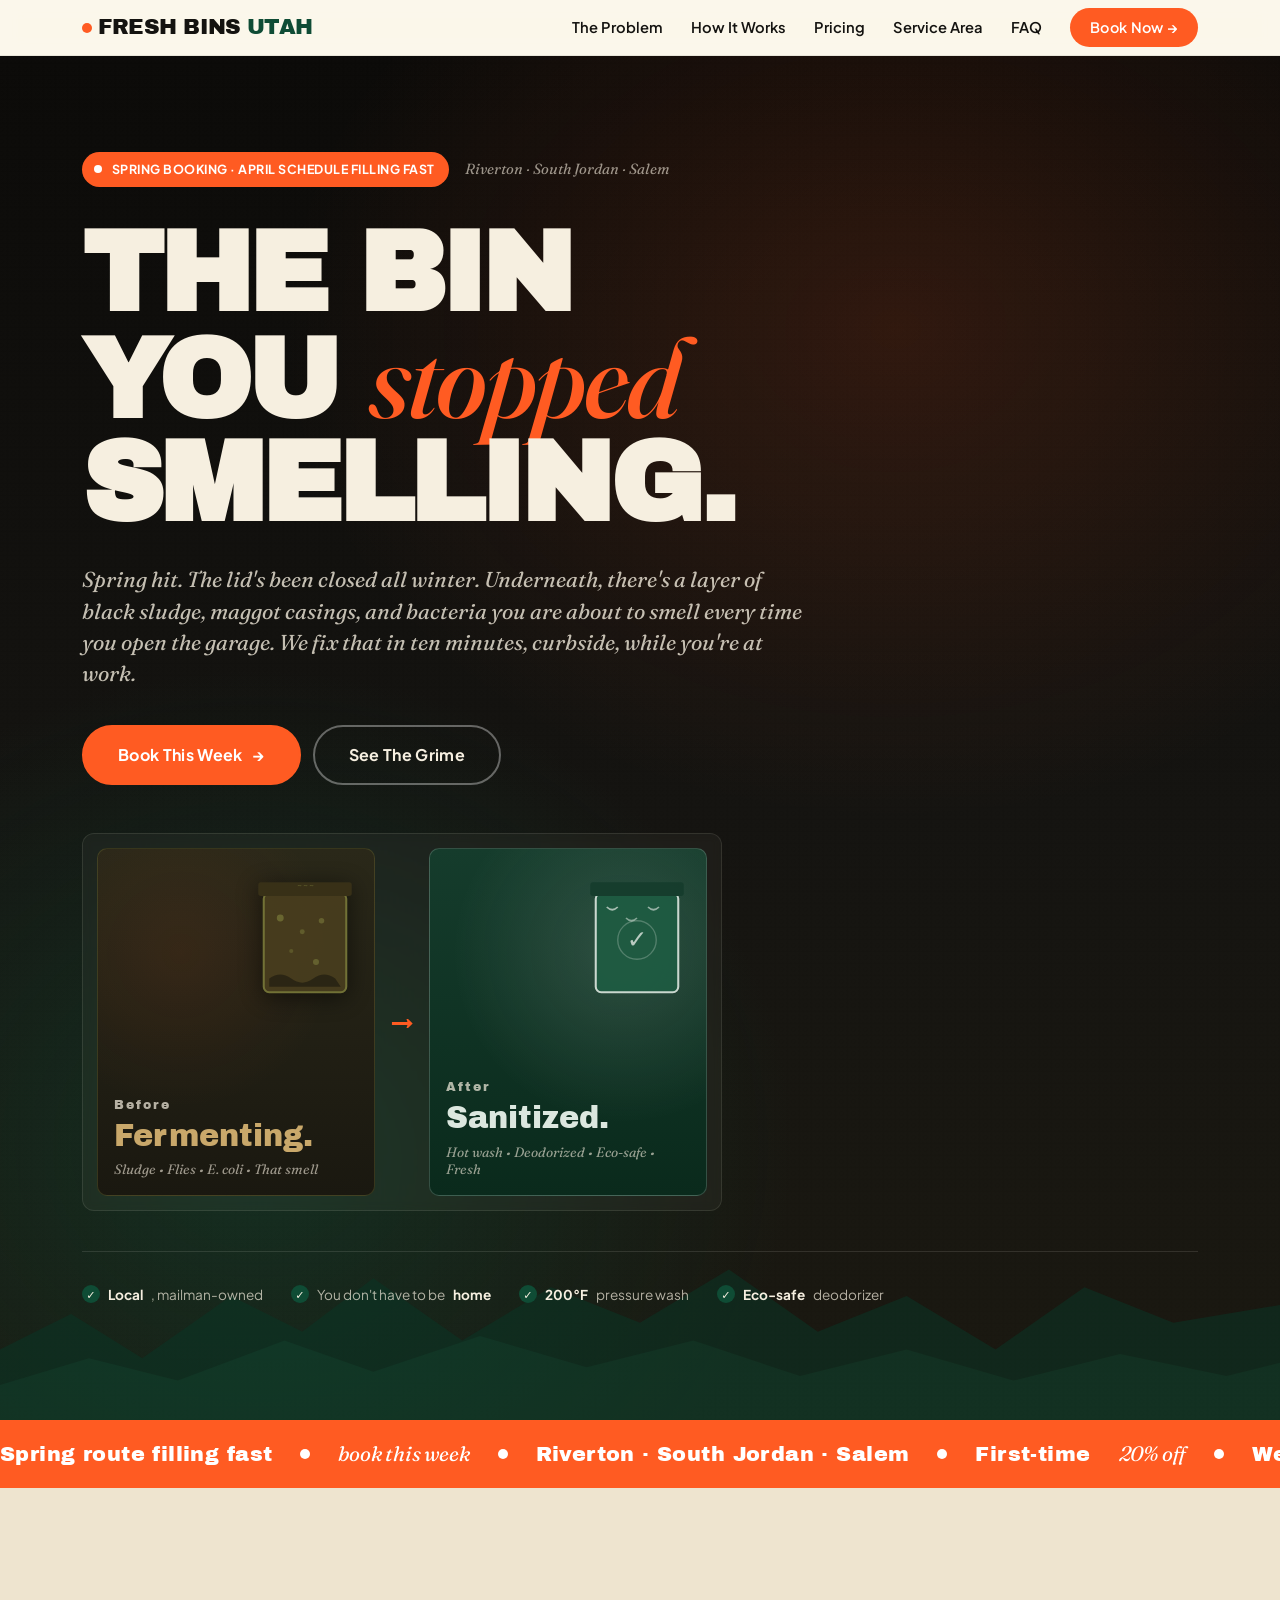
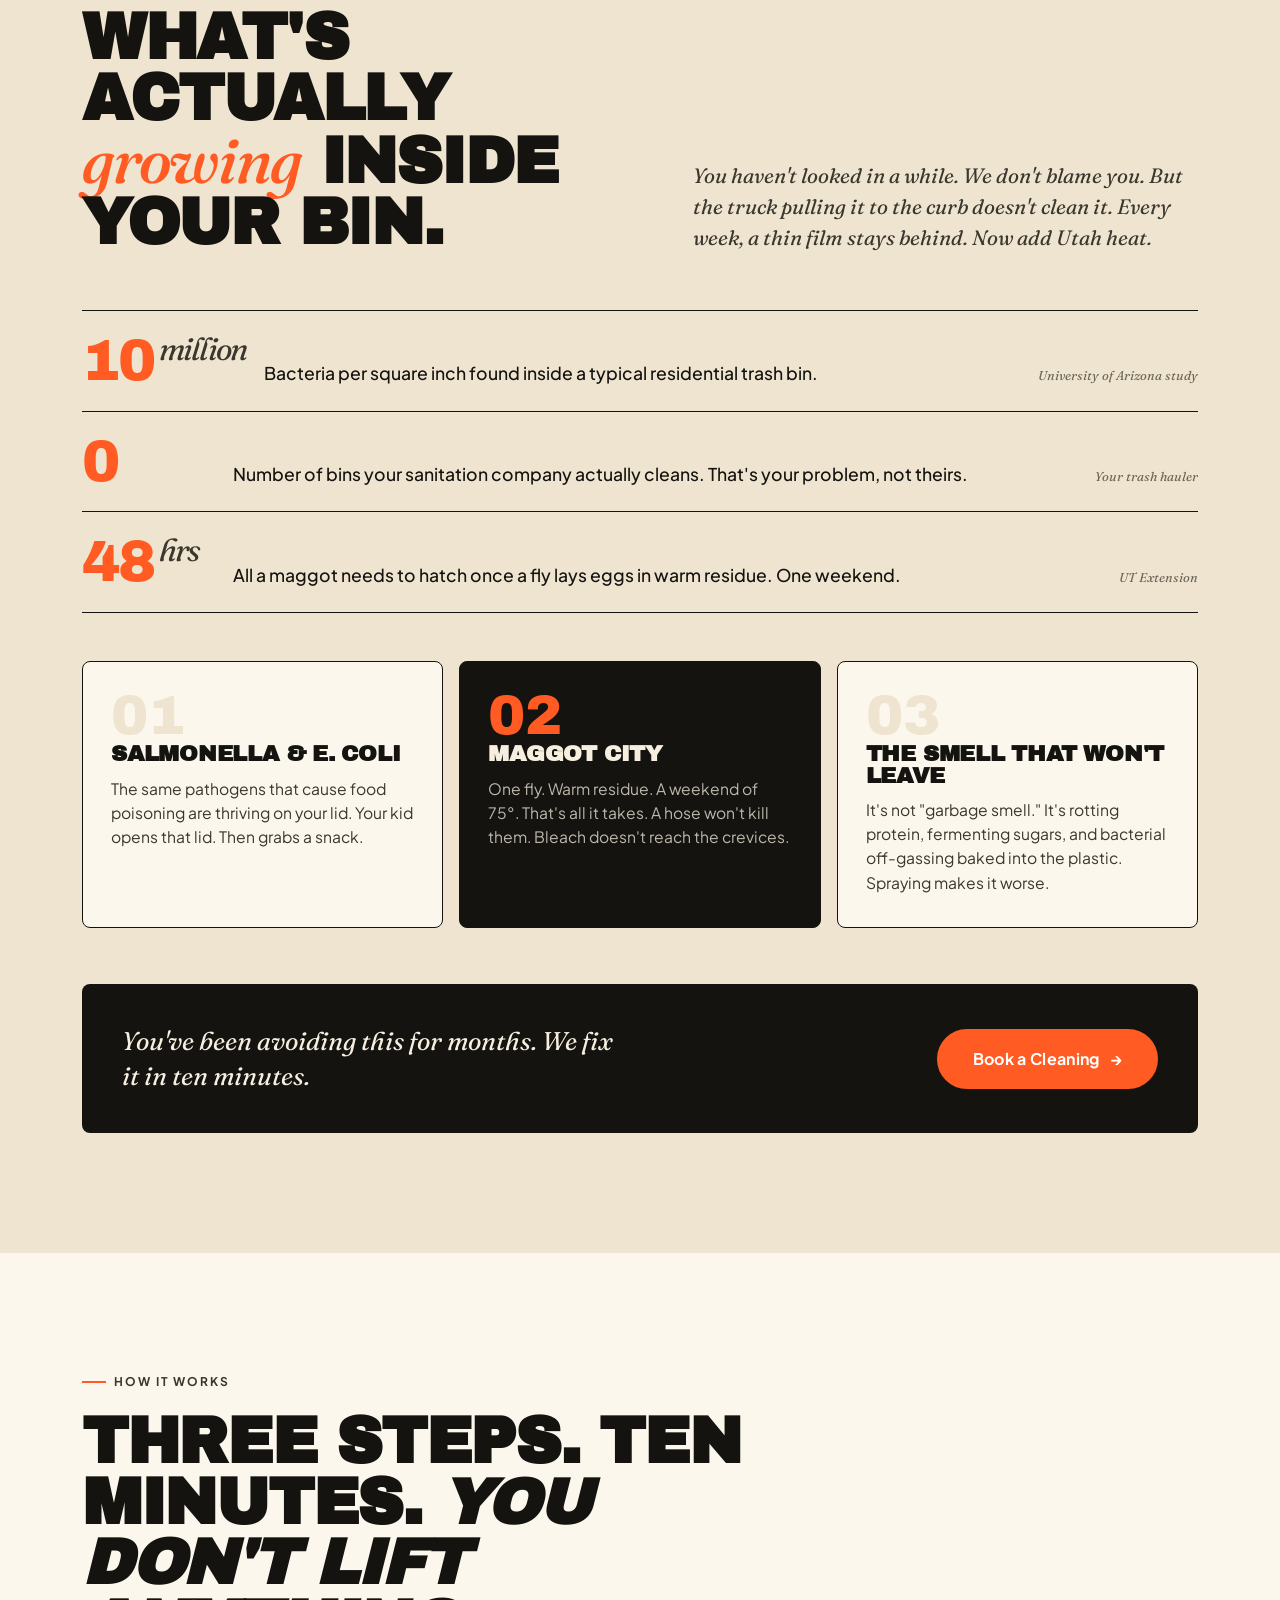
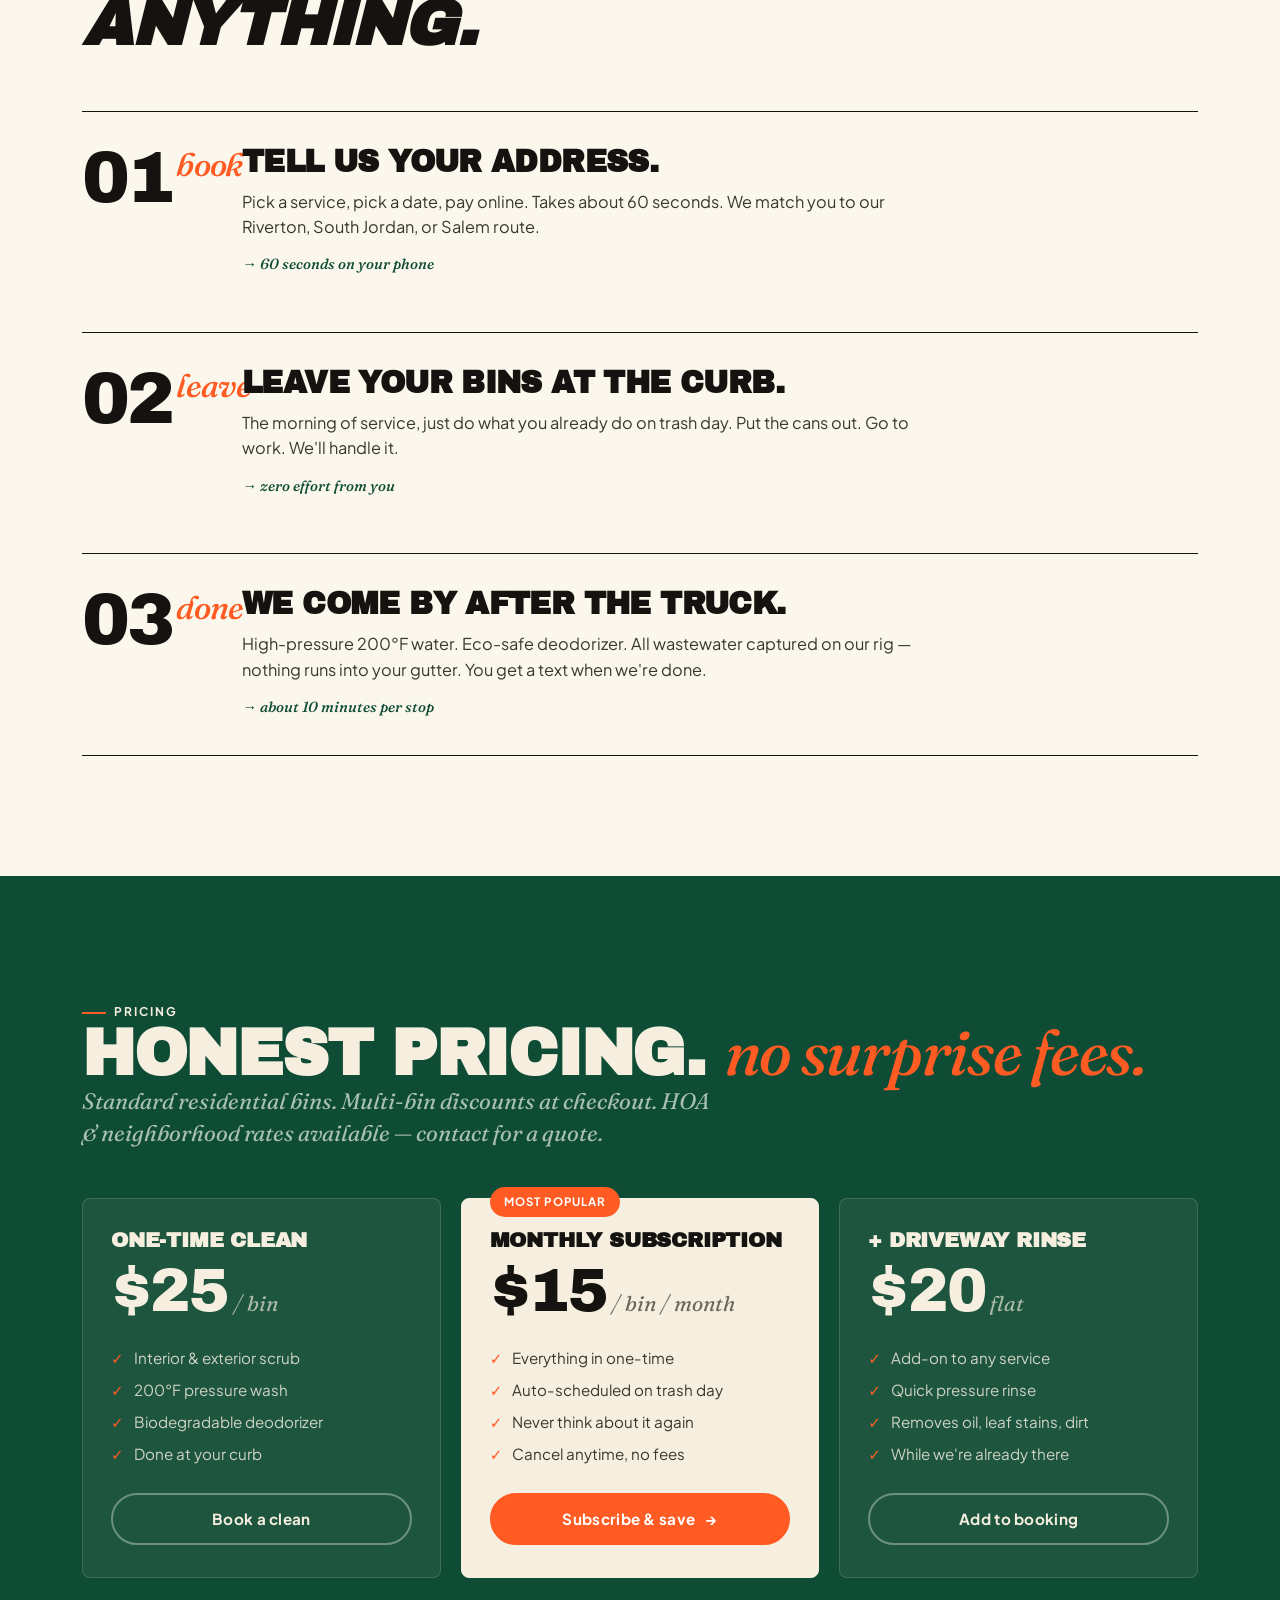
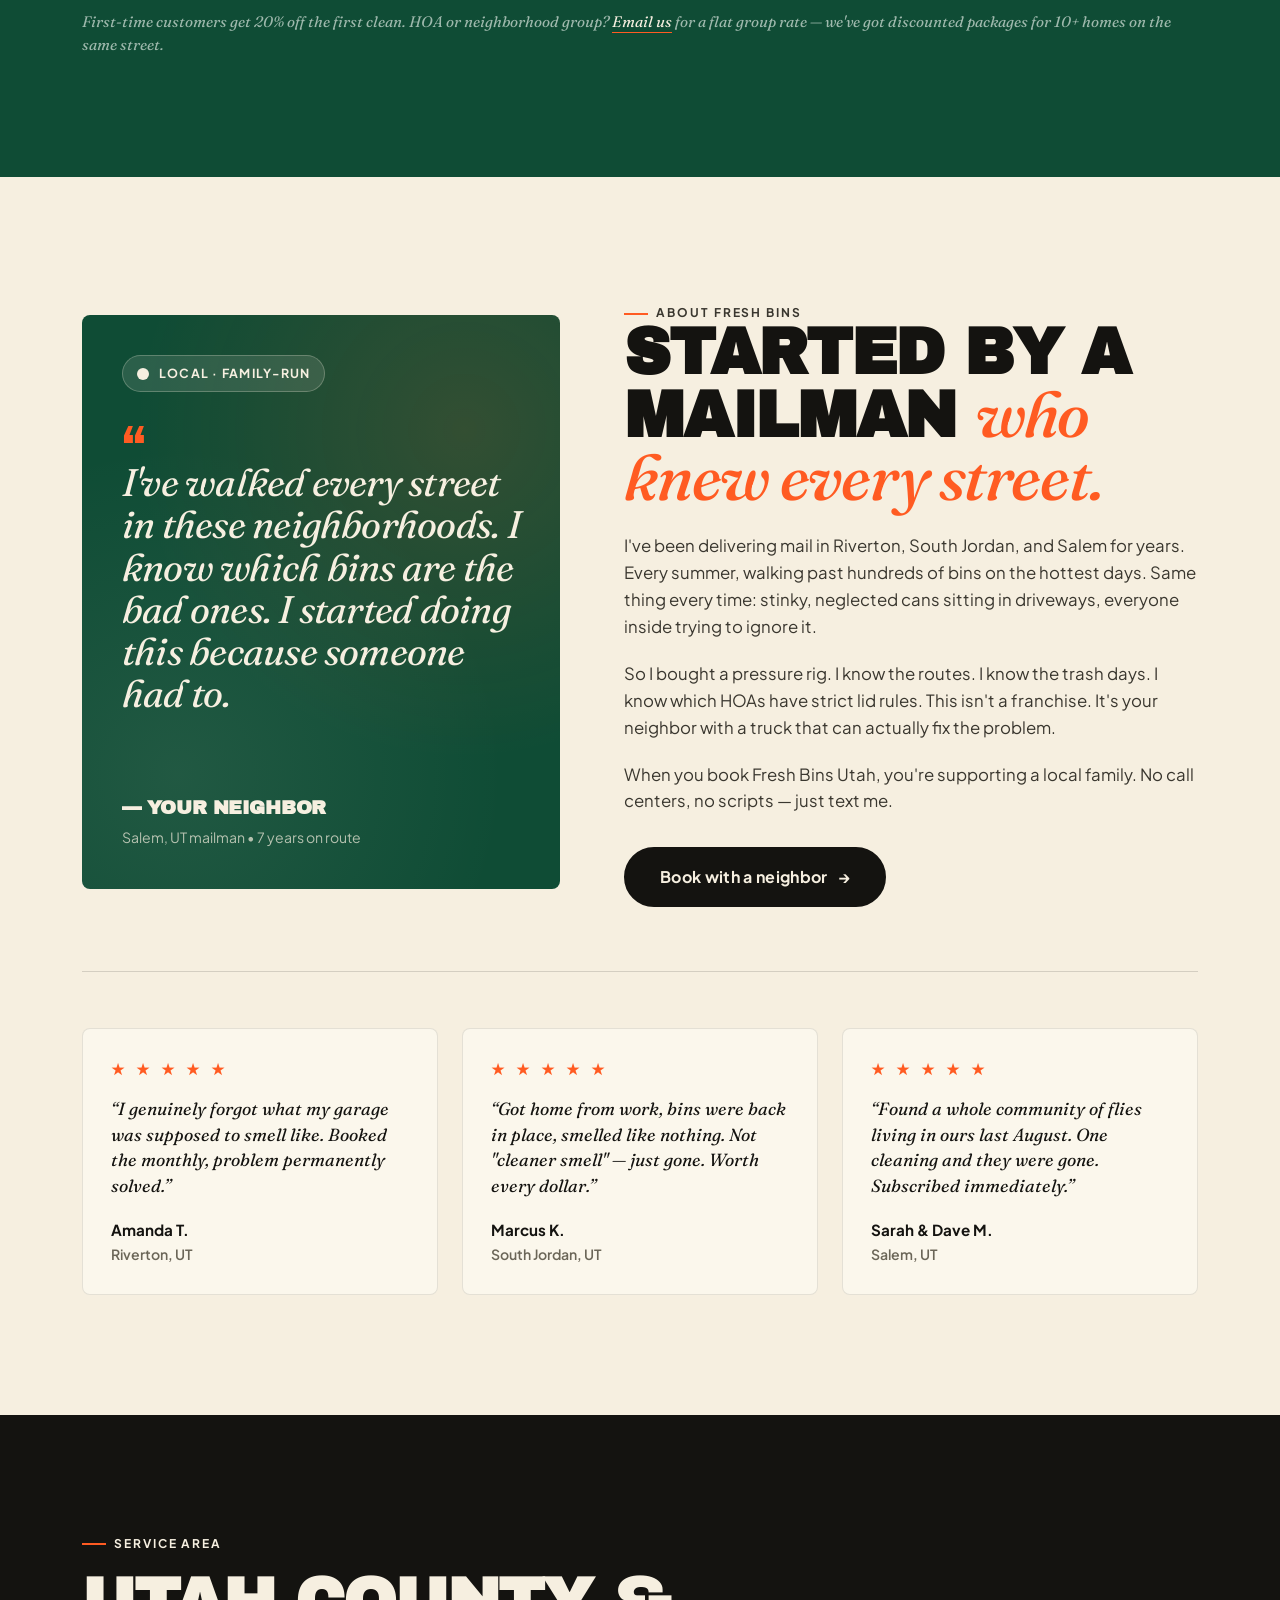
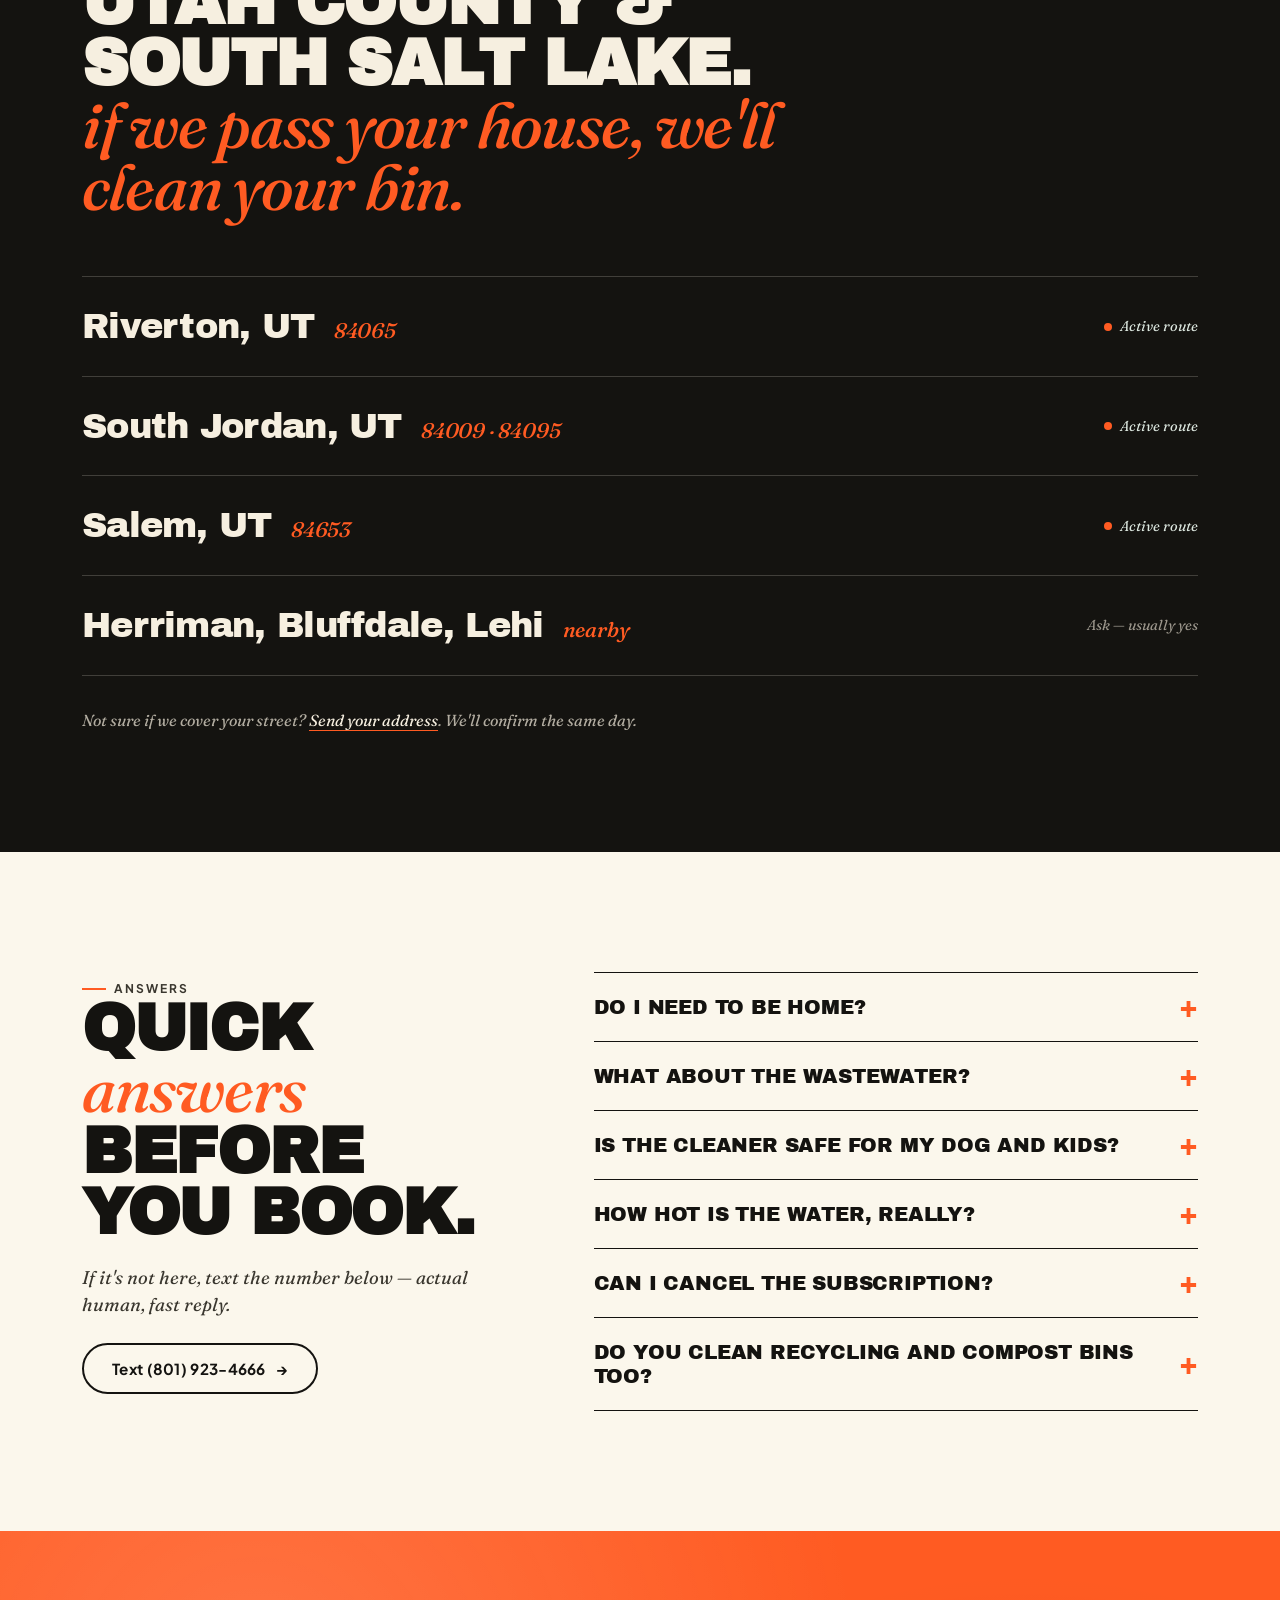
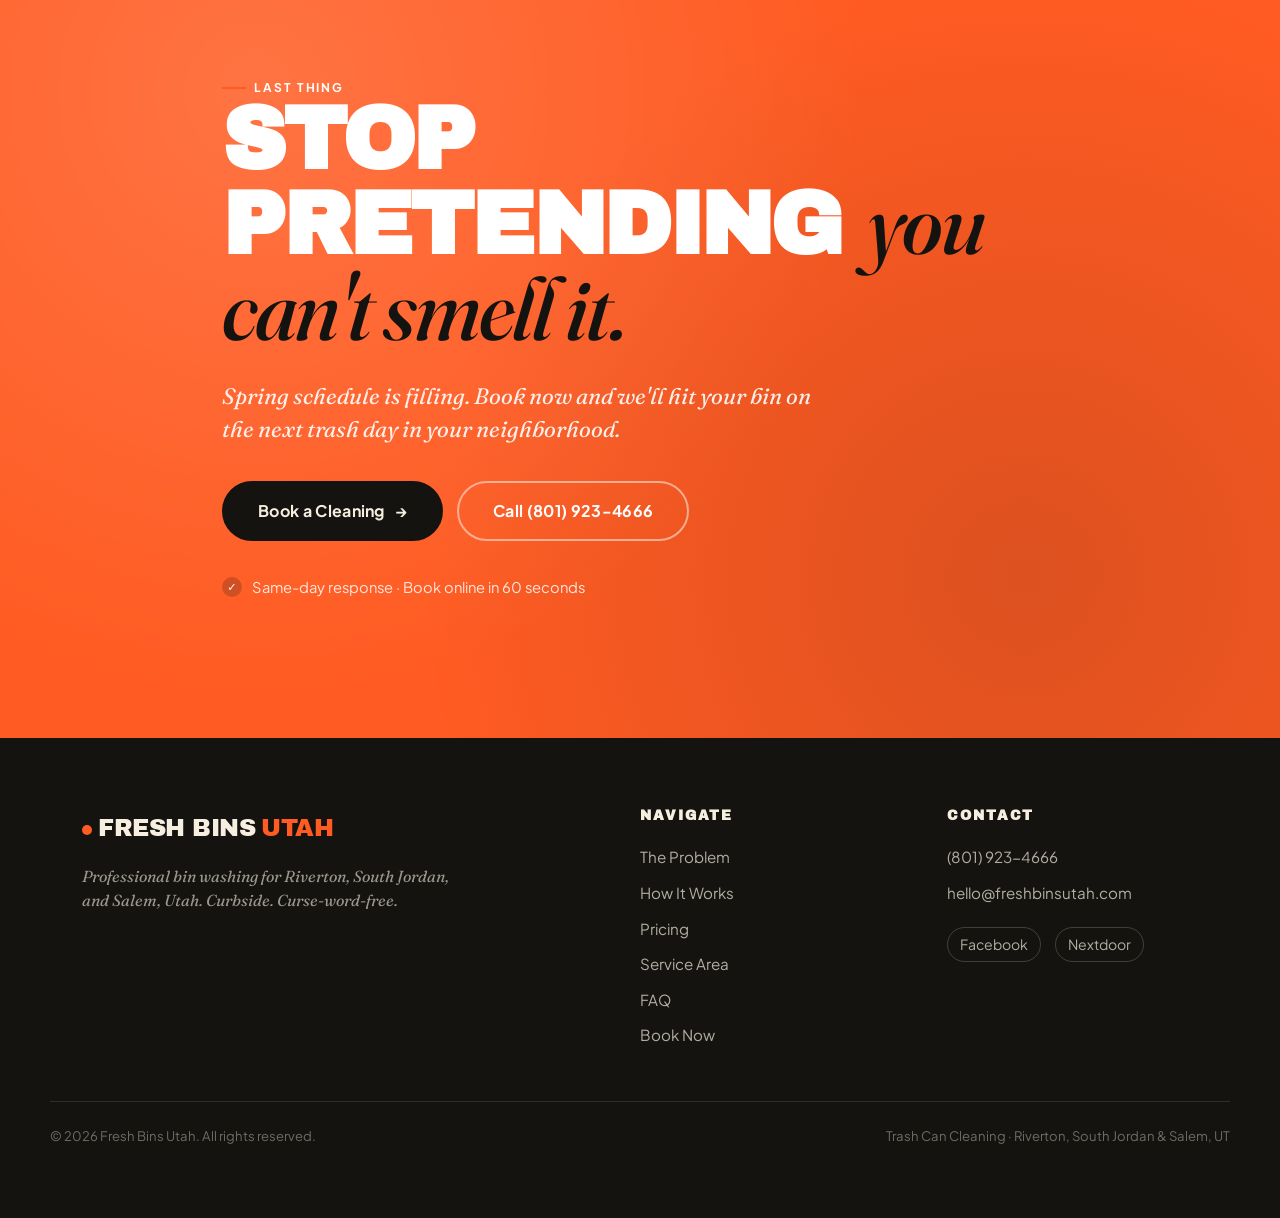
<file: index.html>
<!DOCTYPE html>
<html lang="en">
<head>
  <meta charset="UTF-8" />
  <meta name="viewport" content="width=device-width, initial-scale=1.0" />
  <meta name="build-id" content="v2-20260417" />
  <title>Fresh Bins Utah | Trash Can Cleaning in Riverton, South Jordan &amp; Salem UT</title>
  <meta name="description" content="We pressure-wash the gunk, maggots, and stench out of your trash cans. Curbside service in Riverton, South Jordan &amp; Salem, UT. Book online in 60 seconds." />
  <meta name="keywords" content="bin washing Utah, trash can cleaning Riverton UT, trash can cleaning South Jordan UT, recycling bin cleaning Salem Utah, garbage can cleaning service Utah County" />
  <meta name="theme-color" content="#141310" />
  <meta property="og:title" content="Fresh Bins Utah | Bin Washing Service" />
  <meta property="og:description" content="Spring is here. So are the flies. We clean the bin you've stopped looking at." />
  <meta property="og:type" content="website" />
  <link rel="stylesheet" href="style.css" />

  <!-- JSON-LD Local Business Schema -->
  <script type="application/ld+json">
  {
    "@context": "https://schema.org",
    "@type": "LocalBusiness",
    "name": "Fresh Bins Utah",
    "description": "Professional trash can and recycling bin cleaning service serving Riverton, South Jordan, and Salem, Utah.",
    "telephone": "(801) 923-4666",
    "email": "hello@freshbinsutah.com",
    "url": "https://freshbinsutah.com",
    "areaServed": [
      { "@type": "City", "name": "Riverton", "addressRegion": "UT" },
      { "@type": "City", "name": "South Jordan", "addressRegion": "UT" },
      { "@type": "City", "name": "Salem", "addressRegion": "UT" }
    ],
    "serviceType": "Bin Washing, Trash Can Cleaning, Pressure Washing",
    "priceRange": "$$",
    "sameAs": []
  }
  </script>
</head>
<body>

  <!-- ===================== NAV ===================== -->
  <header class="site-header">
    <div class="container nav-container">
      <a href="#hero" class="logo">
        <span class="dot"></span>Fresh Bins <span>Utah</span>
      </a>
      <button class="nav-toggle" aria-label="Open menu" aria-expanded="false">
        <span></span><span></span><span></span>
      </button>
      <nav class="nav-links" id="nav-links">
        <a href="#problem">The Problem</a>
        <a href="#how-it-works">How It Works</a>
        <a href="#pricing">Pricing</a>
        <a href="#service-area">Service Area</a>
        <a href="#faq">FAQ</a>
        <a href="book.html" class="nav-cta">Book Now &rarr;</a>
      </nav>
    </div>
  </header>

  <!-- ===================== HERO ===================== -->
  <section id="hero" class="hero">
    <div class="hero-bg"></div>
    <div class="hero-grain"></div>

    <!-- Mountain silhouette -->
    <svg class="hero-mountains" viewBox="0 0 1440 220" preserveAspectRatio="none" aria-hidden="true">
      <path fill="#0a3525" d="M0,220 L0,140 L80,100 L160,150 L260,80 L340,120 L420,60 L520,130 L620,70 L720,110 L820,50 L920,120 L1020,80 L1120,140 L1220,70 L1320,110 L1440,90 L1440,220 Z"/>
      <path fill="#0F4C35" opacity="0.7" d="M0,220 L0,180 L100,150 L200,175 L320,130 L420,165 L540,125 L660,160 L780,130 L900,170 L1020,140 L1140,175 L1260,145 L1380,170 L1440,155 L1440,220 Z"/>
    </svg>

    <div class="container hero-content">
      <div class="hero-top">
        <span class="hero-alert">
          <span class="pulse"></span> Spring Booking &middot; April Schedule Filling Fast
        </span>
        <span class="hero-locations">Riverton &middot; South Jordan &middot; Salem</span>
      </div>

      <h1>
        <span class="line">The bin</span>
        <span class="line">you <em>stopped</em></span>
        <span class="line">smelling.</span>
      </h1>

      <p class="hero-sub">
        Spring hit. The lid's been closed all winter. Underneath, there's a layer of black sludge, maggot casings, and bacteria you are about to smell every time you open the garage. We fix that in ten minutes, curbside, while you're at work.
      </p>

      <div class="hero-ctas">
        <a href="book.html" class="btn btn-primary btn-lg btn-arrow">Book This Week</a>
        <a href="#problem" class="btn btn-ghost btn-lg">See The Grime</a>
      </div>

      <!-- Before / After visual -->
      <div class="hero-visual" aria-label="Before and after bin transformation">
        <div class="bin bin-before">
          <svg class="bin-illo" viewBox="0 0 80 100" aria-hidden="true">
            <rect x="10" y="22" width="60" height="72" rx="4" fill="#4a3f1e" stroke="#7A7B3A" stroke-width="1.5"/>
            <rect x="6" y="14" width="68" height="10" rx="2" fill="#3a3218"/>
            <circle cx="22" cy="40" r="2.5" fill="#7A7B3A" opacity="0.8"/>
            <circle cx="38" cy="50" r="1.8" fill="#7A7B3A" opacity="0.6"/>
            <circle cx="52" cy="42" r="2" fill="#7A7B3A" opacity="0.7"/>
            <circle cx="30" cy="64" r="1.5" fill="#7A7B3A" opacity="0.5"/>
            <circle cx="48" cy="72" r="2.2" fill="#7A7B3A" opacity="0.7"/>
            <path d="M14 84 Q22 78 30 84 T46 84 T62 84 L66 90 L14 90 Z" fill="#2a2413" opacity="0.9"/>
            <text x="40" y="18" text-anchor="middle" font-size="6" fill="#7A7B3A" opacity="0.7">~ ~ ~</text>
          </svg>
          <span class="bin-label">Before</span>
          <div class="bin-state">Fermenting.</div>
          <span class="bin-meta">Sludge &bull; Flies &bull; E. coli &bull; That smell</span>
        </div>

        <div class="arrow-transform" aria-hidden="true">&rarr;</div>

        <div class="bin bin-after">
          <svg class="bin-illo" viewBox="0 0 80 100" aria-hidden="true">
            <rect x="10" y="22" width="60" height="72" rx="4" fill="#1e5c42" stroke="#DCE7DF" stroke-width="1.5"/>
            <rect x="6" y="14" width="68" height="10" rx="2" fill="#153c2c"/>
            <path d="M18 32 Q22 36 26 32" stroke="#DCE7DF" stroke-width="1.2" fill="none" opacity="0.8"/>
            <path d="M32 40 Q36 44 40 40" stroke="#DCE7DF" stroke-width="1.2" fill="none" opacity="0.6"/>
            <path d="M48 32 Q52 36 56 32" stroke="#DCE7DF" stroke-width="1.2" fill="none" opacity="0.7"/>
            <circle cx="40" cy="56" r="14" fill="none" stroke="#DCE7DF" stroke-width="1" opacity="0.3"/>
            <text x="40" y="62" text-anchor="middle" font-size="18" font-weight="900" fill="#DCE7DF" opacity="0.9">&#10003;</text>
          </svg>
          <span class="bin-label">After</span>
          <div class="bin-state">Sanitized.</div>
          <span class="bin-meta">Hot wash &bull; Deodorized &bull; Eco-safe &bull; Fresh</span>
        </div>
      </div>

      <div class="hero-trust">
        <span class="trust-item"><span class="check">&#10003;</span> <strong>Local</strong>, mailman-owned</span>
        <span class="trust-item"><span class="check">&#10003;</span> You don't have to be <strong>home</strong></span>
        <span class="trust-item"><span class="check">&#10003;</span> <strong>200&deg;F</strong> pressure wash</span>
        <span class="trust-item"><span class="check">&#10003;</span> <strong>Eco-safe</strong> deodorizer</span>
      </div>
    </div>
  </section>

  <!-- ===================== URGENCY STRIP ===================== -->
  <div class="urgency-strip" aria-hidden="true">
    <div class="urgency-track">
      <span>Spring route filling fast <span class="dot"></span> <em>book this week</em> <span class="dot"></span> Riverton &middot; South Jordan &middot; Salem <span class="dot"></span> First-time <em>20% off</em> <span class="dot"></span> We come to your curb <span class="dot"></span> 10-minute cleanings <span class="dot"></span></span>
      <span>Spring route filling fast <span class="dot"></span> <em>book this week</em> <span class="dot"></span> Riverton &middot; South Jordan &middot; Salem <span class="dot"></span> First-time <em>20% off</em> <span class="dot"></span> We come to your curb <span class="dot"></span> 10-minute cleanings <span class="dot"></span></span>
    </div>
  </div>

  <!-- ===================== PROBLEM / DISGUST ===================== -->
  <section id="problem" class="problem section-pad">
    <div class="container">
      <div class="problem-head reveal">
        <h2>What's actually <em>growing</em> inside your bin.</h2>
        <p class="problem-lede">
          You haven't looked in a while. We don't blame you. But the truck pulling it to the curb doesn't clean it. Every week, a thin film stays behind. Now add Utah heat.
        </p>
      </div>

      <ul class="gross-stats reveal">
        <li class="gross-stat">
          <span class="num">10<sup class="num-unit">million</sup></span>
          <span class="desc">Bacteria per square inch found inside a typical residential trash bin.</span>
          <span class="source">University of Arizona study</span>
        </li>
        <li class="gross-stat">
          <span class="num">0</span>
          <span class="desc">Number of bins your sanitation company actually cleans. That's your problem, not theirs.</span>
          <span class="source">Your trash hauler</span>
        </li>
        <li class="gross-stat">
          <span class="num">48<sup class="num-unit">hrs</sup></span>
          <span class="desc">All a maggot needs to hatch once a fly lays eggs in warm residue. One weekend.</span>
          <span class="source">UT Extension</span>
        </li>
      </ul>

      <div class="bin-truths">
        <article class="truth-card reveal">
          <div class="truth-num">01</div>
          <h3>Salmonella &amp; E. coli</h3>
          <p>The same pathogens that cause food poisoning are thriving on your lid. Your kid opens that lid. Then grabs a snack.</p>
        </article>
        <article class="truth-card accent reveal">
          <div class="truth-num">02</div>
          <h3>Maggot city</h3>
          <p>One fly. Warm residue. A weekend of 75&deg;. That's all it takes. A hose won't kill them. Bleach doesn't reach the crevices.</p>
        </article>
        <article class="truth-card reveal">
          <div class="truth-num">03</div>
          <h3>The smell that won't leave</h3>
          <p>It's not "garbage smell." It's rotting protein, fermenting sugars, and bacterial off-gassing baked into the plastic. Spraying makes it worse.</p>
        </article>
      </div>

      <div class="problem-cta reveal">
        <p>You've been avoiding this for months. <em>We fix it in ten minutes.</em></p>
        <a href="book.html" class="btn btn-primary btn-lg btn-arrow">Book a Cleaning</a>
      </div>
    </div>
  </section>

  <!-- ===================== HOW IT WORKS ===================== -->
  <section id="how-it-works" class="how-it-works section-pad">
    <div class="container">
      <div class="how-head reveal">
        <span class="eyebrow">How it works</span>
        <h2>Three steps. Ten minutes. <em>You don't lift anything.</em></h2>
      </div>

      <ol class="steps">
        <li class="step reveal">
          <div class="step-num">01<em>book</em></div>
          <div class="step-body">
            <h3>Tell us your address.</h3>
            <p>Pick a service, pick a date, pay online. Takes about 60 seconds. We match you to our Riverton, South Jordan, or Salem route.</p>
            <span class="step-time">&rarr; 60 seconds on your phone</span>
          </div>
        </li>
        <li class="step reveal">
          <div class="step-num">02<em>leave</em></div>
          <div class="step-body">
            <h3>Leave your bins at the curb.</h3>
            <p>The morning of service, just do what you already do on trash day. Put the cans out. Go to work. We'll handle it.</p>
            <span class="step-time">&rarr; zero effort from you</span>
          </div>
        </li>
        <li class="step reveal">
          <div class="step-num">03<em>done</em></div>
          <div class="step-body">
            <h3>We come by after the truck.</h3>
            <p>High-pressure 200&deg;F water. Eco-safe deodorizer. All wastewater captured on our rig &mdash; nothing runs into your gutter. You get a text when we're done.</p>
            <span class="step-time">&rarr; about 10 minutes per stop</span>
          </div>
        </li>
      </ol>
    </div>
  </section>

  <!-- ===================== PRICING ===================== -->
  <section id="pricing" class="pricing section-pad">
    <div class="container">
      <div class="pricing-head reveal">
        <span class="eyebrow on-dark">Pricing</span>
        <h2>Honest pricing. <em>No surprise fees.</em></h2>
        <p class="section-intro">Standard residential bins. Multi-bin discounts at checkout. HOA &amp; neighborhood rates available &mdash; contact for a quote.</p>
      </div>

      <div class="pricing-grid">
        <article class="price-card reveal">
          <h3>One-Time Clean</h3>
          <div class="price-amount">$25<span class="unit">/ bin</span></div>
          <ul class="price-features">
            <li>Interior &amp; exterior scrub</li>
            <li>200&deg;F pressure wash</li>
            <li>Biodegradable deodorizer</li>
            <li>Done at your curb</li>
          </ul>
          <a href="book.html" class="btn btn-ghost btn-full">Book a clean</a>
        </article>

        <article class="price-card featured reveal">
          <span class="price-badge">Most Popular</span>
          <h3>Monthly Subscription</h3>
          <div class="price-amount">$15<span class="unit">/ bin / month</span></div>
          <ul class="price-features">
            <li>Everything in one-time</li>
            <li>Auto-scheduled on trash day</li>
            <li>Never think about it again</li>
            <li>Cancel anytime, no fees</li>
          </ul>
          <a href="book.html" class="btn btn-primary btn-full btn-arrow">Subscribe &amp; save</a>
        </article>

        <article class="price-card reveal">
          <h3>+ Driveway Rinse</h3>
          <div class="price-amount">$20<span class="unit">flat</span></div>
          <ul class="price-features">
            <li>Add-on to any service</li>
            <li>Quick pressure rinse</li>
            <li>Removes oil, leaf stains, dirt</li>
            <li>While we're already there</li>
          </ul>
          <a href="book.html" class="btn btn-ghost btn-full">Add to booking</a>
        </article>
      </div>

      <p class="pricing-note reveal">
        First-time customers get 20% off the first clean. HOA or neighborhood group? <a href="#contact">Email us</a> for a flat group rate &mdash; we've got discounted packages for 10+ homes on the same street.
      </p>
    </div>
  </section>

  <!-- ===================== ABOUT / TRUST ===================== -->
  <section id="about" class="about section-pad">
    <div class="container">
      <div class="about-layout">

        <div class="about-visual reveal">
          <span class="about-badge">
            <svg width="12" height="12" viewBox="0 0 12 12" fill="currentColor" aria-hidden="true"><circle cx="6" cy="6" r="6"/></svg>
            Local &middot; Family-run
          </span>

          <div class="about-quote">
            <span class="quote-mark">&ldquo;</span>
            I've walked every street in these neighborhoods. I know which bins are the bad ones. I started doing this because someone had to.
          </div>

          <div class="about-sig">
            <strong>&mdash; Your neighbor</strong>
            Salem, UT mailman &bull; 7 years on route
          </div>
        </div>

        <div class="about-text reveal">
          <span class="eyebrow">About Fresh Bins</span>
          <h2>Started by a mailman <em>who knew every street.</em></h2>
          <p>I've been delivering mail in Riverton, South Jordan, and Salem for years. Every summer, walking past hundreds of bins on the hottest days. Same thing every time: stinky, neglected cans sitting in driveways, everyone inside trying to ignore it.</p>
          <p>So I bought a pressure rig. I know the routes. I know the trash days. I know which HOAs have strict lid rules. This isn't a franchise. It's your neighbor with a truck that can actually fix the problem.</p>
          <p>When you book Fresh Bins Utah, you're supporting a local family. No call centers, no scripts &mdash; just text me.</p>
          <a href="book.html" class="btn btn-ink btn-lg btn-arrow about-cta">Book with a neighbor</a>
        </div>

      </div>

      <!-- Reviews -->
      <div class="reviews reveal">
        <article class="review">
          <div class="review-stars">&#9733; &#9733; &#9733; &#9733; &#9733;</div>
          <p class="review-text">&ldquo;I genuinely forgot what my garage was supposed to smell like. Booked the monthly, problem permanently solved.&rdquo;</p>
          <div class="review-author"><strong>Amanda T.</strong>Riverton, UT</div>
        </article>
        <article class="review">
          <div class="review-stars">&#9733; &#9733; &#9733; &#9733; &#9733;</div>
          <p class="review-text">&ldquo;Got home from work, bins were back in place, smelled like nothing. Not "cleaner smell" &mdash; just gone. Worth every dollar.&rdquo;</p>
          <div class="review-author"><strong>Marcus K.</strong>South Jordan, UT</div>
        </article>
        <article class="review">
          <div class="review-stars">&#9733; &#9733; &#9733; &#9733; &#9733;</div>
          <p class="review-text">&ldquo;Found a whole community of flies living in ours last August. One cleaning and they were gone. Subscribed immediately.&rdquo;</p>
          <div class="review-author"><strong>Sarah &amp; Dave M.</strong>Salem, UT</div>
        </article>
      </div>
    </div>
  </section>

  <!-- ===================== SERVICE AREA ===================== -->
  <section id="service-area" class="service-area section-pad">
    <div class="container">
      <div class="how-head reveal">
        <span class="eyebrow on-dark">Service area</span>
        <h2>Utah County &amp; South Salt Lake. <em>If we pass your house, we'll clean your bin.</em></h2>
      </div>

      <ul class="area-list reveal">
        <li class="area-row">
          <span class="area-name">Riverton, UT <em>84065</em></span>
          <span class="area-status active">Active route</span>
        </li>
        <li class="area-row">
          <span class="area-name">South Jordan, UT <em>84009 &middot; 84095</em></span>
          <span class="area-status active">Active route</span>
        </li>
        <li class="area-row">
          <span class="area-name">Salem, UT <em>84653</em></span>
          <span class="area-status active">Active route</span>
        </li>
        <li class="area-row">
          <span class="area-name">Herriman, Bluffdale, Lehi <em>nearby</em></span>
          <span class="area-status">Ask &mdash; usually yes</span>
        </li>
      </ul>

      <p class="area-note">Not sure if we cover your street? <a href="#contact">Send your address</a>. We'll confirm the same day.</p>
    </div>
  </section>

  <!-- ===================== FAQ ===================== -->
  <section id="faq" class="faq section-pad">
    <div class="container">
      <div class="faq-layout">
        <div class="faq-intro reveal">
          <span class="eyebrow">Answers</span>
          <h2>Quick <em>answers</em> before you book.</h2>
          <p>If it's not here, text the number below &mdash; actual human, fast reply.</p>
          <a href="tel:+18019234666" class="btn btn-outline btn-arrow">Text (801) 923-4666</a>
        </div>

        <div class="faq-list">
          <details class="faq-item">
            <summary>Do I need to be home?</summary>
            <div class="faq-answer">No. Just leave the bins at the curb on your trash day like you already do. We handle the rest and text you when we're finished.</div>
          </details>
          <details class="faq-item">
            <summary>What about the wastewater?</summary>
            <div class="faq-answer">Our rig captures 100% of the wastewater. Nothing runs into your gutter, lawn, or storm drain. We dispose of it properly &mdash; it's the whole reason a pro service exists instead of "just use a hose."</div>
          </details>
          <details class="faq-item">
            <summary>Is the cleaner safe for my dog and kids?</summary>
            <div class="faq-answer">Yes. We use a biodegradable, plant-based deodorizer &mdash; no bleach, no harsh solvents. The bins are safe to touch the moment we leave.</div>
          </details>
          <details class="faq-item">
            <summary>How hot is the water, really?</summary>
            <div class="faq-answer">Up to 200&deg;F at 3,000 PSI. That's what actually kills bacteria and breaks down baked-on residue. A garden hose maxes at 80&deg;F and 40 PSI. It isn't the same thing.</div>
          </details>
          <details class="faq-item">
            <summary>Can I cancel the subscription?</summary>
            <div class="faq-answer">Anytime. No fees, no scripts, no guilt trip. Text us and it's done.</div>
          </details>
          <details class="faq-item">
            <summary>Do you clean recycling and compost bins too?</summary>
            <div class="faq-answer">Yes. Same price, same process. Recycling bins are often worse than trash because of the sugary residue that nobody rinses out first.</div>
          </details>
        </div>
      </div>
    </div>
  </section>

  <!-- ===================== FINAL CTA ===================== -->
  <section id="contact" class="final-cta">
    <div class="container final-cta-content">
      <span class="eyebrow on-dark" style="color:#fff;">Last thing</span>
      <h2>Stop pretending <em>you can't smell it.</em></h2>
      <p class="final-cta-sub">Spring schedule is filling. Book now and we'll hit your bin on the next trash day in your neighborhood.</p>
      <div class="final-cta-row">
        <a href="book.html" class="btn btn-ink btn-lg btn-arrow">Book a Cleaning</a>
        <a href="tel:+18019234666" class="btn btn-outline btn-lg">Call (801) 923-4666</a>
      </div>
      <span class="final-cta-meta"><span class="check">&#10003;</span> Same-day response &middot; Book online in 60 seconds</span>
    </div>
  </section>

  <!-- ===================== FOOTER ===================== -->
  <footer class="site-footer">
    <div class="container footer-content">
      <div class="footer-brand">
        <a href="#hero" class="logo"><span class="dot"></span>Fresh Bins <span>Utah</span></a>
        <p>Professional bin washing for Riverton, South Jordan, and Salem, Utah. Curbside. Curse-word-free.</p>
      </div>
      <div class="footer-links">
        <h4>Navigate</h4>
        <a href="#problem">The Problem</a>
        <a href="#how-it-works">How It Works</a>
        <a href="#pricing">Pricing</a>
        <a href="#service-area">Service Area</a>
        <a href="#faq">FAQ</a>
        <a href="book.html">Book Now</a>
      </div>
      <div class="footer-contact">
        <h4>Contact</h4>
        <a href="tel:+18019234666">(801) 923-4666</a>
        <a href="mailto:hello@freshbinsutah.com">hello@freshbinsutah.com</a>
        <div class="social-links">
          <a href="#" aria-label="Facebook">Facebook</a>
          <a href="#" aria-label="Nextdoor">Nextdoor</a>
        </div>
      </div>
    </div>
    <div class="container footer-bottom">
      <p>&copy; 2026 Fresh Bins Utah. All rights reserved.</p>
      <p>Trash Can Cleaning &middot; Riverton, South Jordan &amp; Salem, UT</p>
    </div>
  </footer>

  <!-- ===================== STICKY MOBILE BOOK BAR ===================== -->
  <div class="book-bar" id="book-bar" role="complementary">
    <div class="book-bar-msg">
      <strong>Spring schedule filling.</strong>
      <em>First clean 20% off.</em>
    </div>
    <a href="book.html" class="btn">Book Now &rarr;</a>
  </div>

  <script src="script.js"></script>
</body>
</html>
</file>
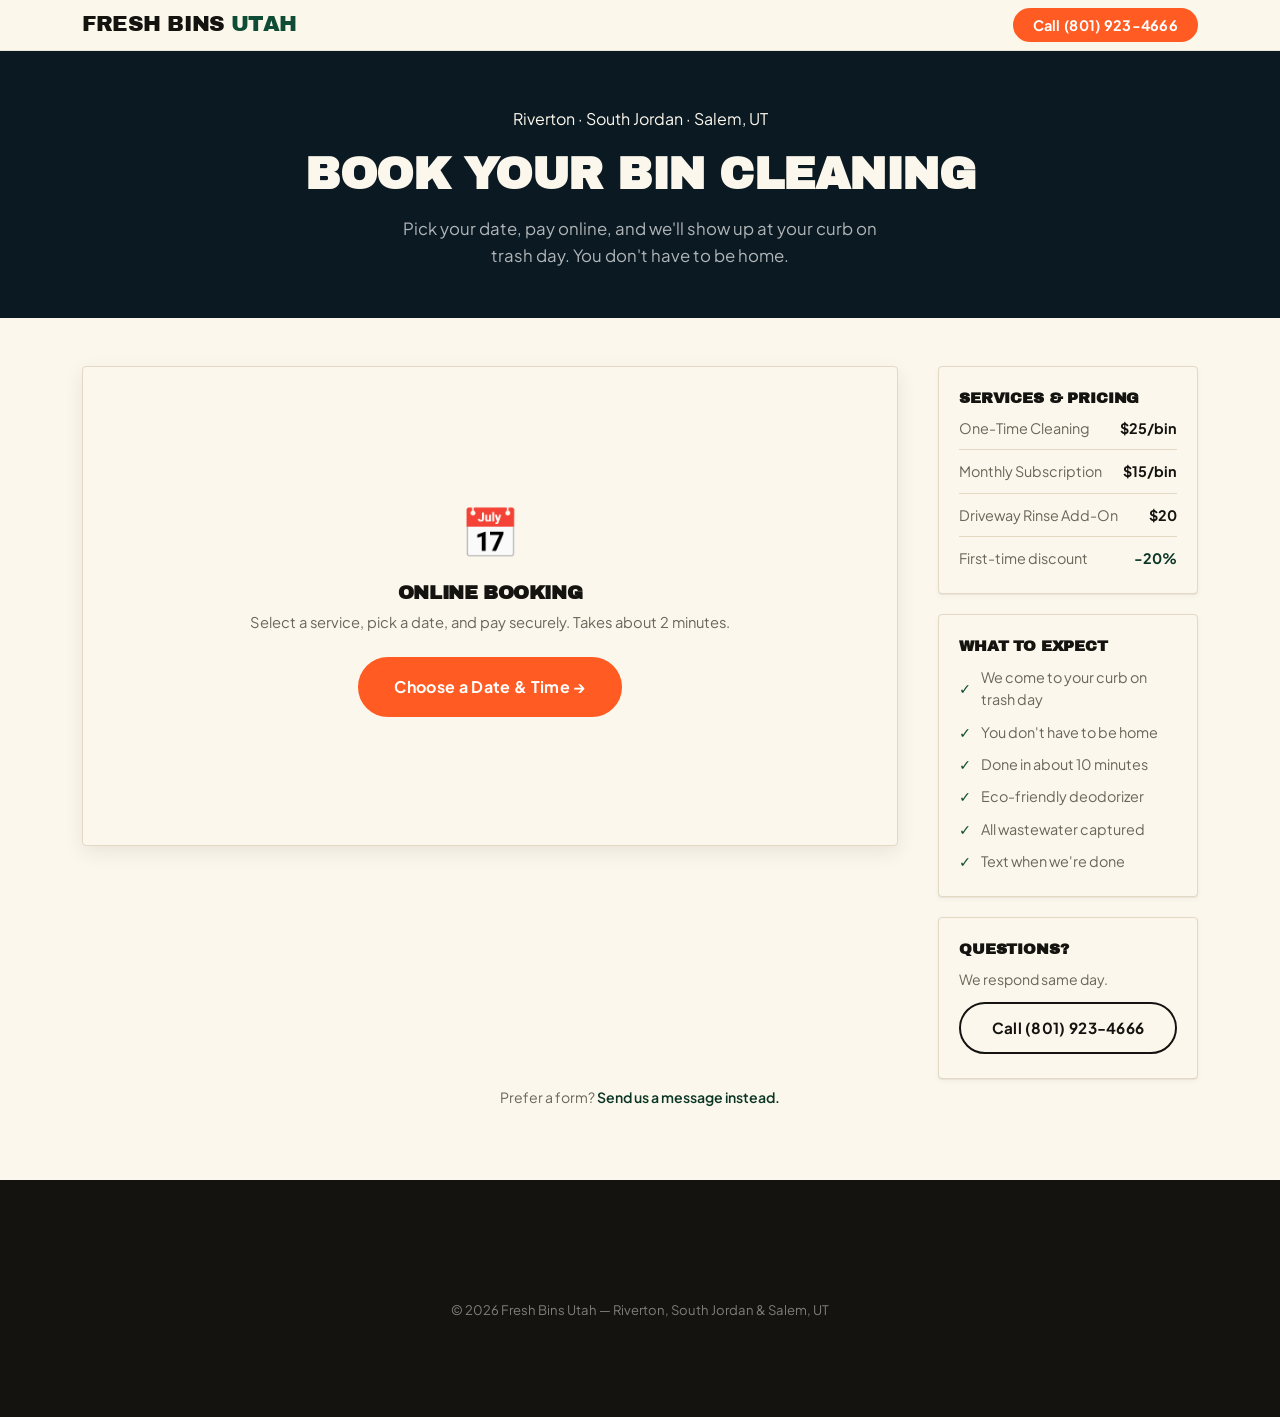
<file: book.html>
<!DOCTYPE html>
<html lang="en">
<head>
  <meta charset="UTF-8" />
  <meta name="viewport" content="width=device-width, initial-scale=1.0" />
  <title>Book a Bin Cleaning | Fresh Bins Utah</title>
  <meta name="description" content="Book your trash can cleaning in Riverton, South Jordan, or Salem, UT. Pick a date, pay online, done. Fresh Bins Utah comes to your curb." />
  <link rel="stylesheet" href="style.css" />
  <style>
    /* ── Page-specific overrides ── */
    .book-hero {
      background: #0b1922;
      padding: 56px 0 48px;
      text-align: center;
      color: var(--white);
    }

    .book-hero .hero-eyebrow {
      margin-bottom: 16px;
    }

    .book-hero h1 {
      font-size: clamp(1.8rem, 5vw, 2.8rem);
      font-weight: 800;
      line-height: 1.2;
      color: var(--white);
      margin-bottom: 14px;
      letter-spacing: -0.5px;
    }

    .book-hero p {
      font-size: 1.05rem;
      color: rgba(255,255,255,0.68);
      max-width: 500px;
      margin: 0 auto;
      line-height: 1.6;
    }

    .book-main {
      padding: 48px 0 72px;
    }

    .book-layout {
      display: flex;
      flex-direction: column;
      gap: 32px;
      align-items: flex-start;
    }

    /* Square embed container */
    .square-embed {
      width: 100%;
      background: var(--white);
      border: 1px solid var(--border);
      border-radius: var(--radius);
      overflow: hidden;
      box-shadow: var(--shadow-md);
      min-height: 480px;
      display: flex;
      flex-direction: column;
      align-items: center;
      justify-content: center;
    }

    /* Shown until Square script loads */
    .embed-placeholder {
      padding: 48px 32px;
      text-align: center;
      color: var(--gray-mid);
    }

    .embed-placeholder .placeholder-icon {
      font-size: 3rem;
      margin-bottom: 16px;
    }

    .embed-placeholder h2 {
      font-size: 1.2rem;
      color: var(--navy);
      margin-bottom: 8px;
      text-align: center;
    }

    .embed-placeholder p {
      font-size: 0.92rem;
      margin-bottom: 24px;
    }

    /* Book sidebar */
    .book-sidebar {
      width: 100%;
      display: flex;
      flex-direction: column;
      gap: 20px;
    }

    .book-sidebar-card {
      background: var(--white);
      border: 1px solid var(--border);
      border-radius: var(--radius);
      padding: 24px 20px;
      box-shadow: var(--shadow-sm);
    }

    .book-sidebar-card h3 {
      font-size: 0.95rem;
      color: var(--navy);
      margin-bottom: 12px;
    }

    .book-sidebar-card ul {
      list-style: none;
      display: flex;
      flex-direction: column;
      gap: 10px;
    }

    .book-sidebar-card li {
      font-size: 0.9rem;
      color: var(--gray-mid);
      display: flex;
      justify-content: space-between;
      padding-bottom: 10px;
      border-bottom: 1px solid var(--border);
    }

    .book-sidebar-card li:last-child {
      border-bottom: none;
      padding-bottom: 0;
    }

    .price-tag {
      font-weight: 700;
      color: var(--navy);
    }

    .trust-list {
      list-style: none;
      display: flex;
      flex-direction: column;
      gap: 10px;
    }

    .trust-list li {
      font-size: 0.9rem;
      color: var(--gray-mid);
      display: flex;
      align-items: center;
      gap: 10px;
      border-bottom: none !important;
      padding-bottom: 0 !important;
      justify-content: flex-start !important;
    }

    .trust-list li::before {
      content: "✓";
      color: var(--green);
      font-weight: 700;
      flex-shrink: 0;
    }

    .need-help {
      font-size: 0.88rem;
      color: var(--gray-mid);
      text-align: center;
      margin-top: 8px;
    }

    .need-help a {
      color: var(--green-dark);
      font-weight: 600;
    }

    @media (min-width: 800px) {
      .book-layout {
        flex-direction: row;
        align-items: flex-start;
        gap: 40px;
      }

      .square-embed {
        flex: 1.6;
      }

      .book-sidebar {
        width: 260px;
        flex-shrink: 0;
      }
    }
  </style>
</head>
<body>

  <!-- Minimal nav — keep focus on booking -->
  <header class="site-header">
    <div class="container nav-container">
      <a href="index.html" class="logo">Fresh Bins <span>Utah</span></a>
      <a href="tel:+18019234666" class="btn btn-primary" style="padding:8px 18px;font-size:0.9rem;">Call (801) 923-4666</a>
    </div>
  </header>

  <!-- Hero -->
  <div class="book-hero">
    <div class="container">
      <div class="hero-eyebrow">Riverton &middot; South Jordan &middot; Salem, UT</div>
      <h1>Book Your Bin Cleaning</h1>
      <p>Pick your date, pay online, and we'll show up at your curb on trash day. You don't have to be home.</p>
    </div>
  </div>

  <!-- Main booking area -->
  <div class="book-main">
    <div class="container">
      <div class="book-layout">

        <!-- Square booking widget loads here -->
        <div class="square-embed" id="square-embed">
          <div class="embed-placeholder" id="embed-placeholder">
            <div class="placeholder-icon">📅</div>
            <h2>Online Booking</h2>
            <p>Select a service, pick a date, and pay securely. Takes about 2 minutes.</p>
            <a
              href="https://book.squareup.com/appointments/oe6o2ag0kgokes/location/LTJT7YN12SFTW/services"
              class="btn btn-primary btn-lg"
              target="_blank"
              rel="noopener"
            >
              Choose a Date &amp; Time &rarr;
            </a>
          </div>
        </div>

        <!-- Sidebar -->
        <aside class="book-sidebar">
          <div class="book-sidebar-card">
            <h3>Services &amp; Pricing</h3>
            <ul>
              <li>
                <span>One-Time Cleaning</span>
                <span class="price-tag">$25/bin</span>
              </li>
              <li>
                <span>Monthly Subscription</span>
                <span class="price-tag">$15/bin</span>
              </li>
              <li>
                <span>Driveway Rinse Add-On</span>
                <span class="price-tag">$20</span>
              </li>
              <li>
                <span>First-time discount</span>
                <span class="price-tag" style="color:var(--green-dark);">-20%</span>
              </li>
            </ul>
          </div>

          <div class="book-sidebar-card">
            <h3>What to Expect</h3>
            <ul class="trust-list">
              <li>We come to your curb on trash day</li>
              <li>You don't have to be home</li>
              <li>Done in about 10 minutes</li>
              <li>Eco-friendly deodorizer</li>
              <li>All wastewater captured</li>
              <li>Text when we're done</li>
            </ul>
          </div>

          <div class="book-sidebar-card">
            <h3>Questions?</h3>
            <p style="font-size:0.88rem;color:var(--gray-mid);margin-bottom:12px;">We respond same day.</p>
            <a href="tel:+18019234666" class="btn btn-outline btn-full">Call (801) 923-4666</a>
          </div>
        </aside>

      </div>

      <p class="need-help">
        Prefer a form? <a href="index.html#contact">Send us a message instead.</a>
      </p>
    </div>
  </div>

  <footer class="site-footer">
    <div class="footer-bottom" style="border-top:none;">
      <div class="container" style="padding:24px 20px;">
        <p style="color:rgba(255,255,255,0.45);font-size:0.82rem;text-align:center;">&copy; 2026 Fresh Bins Utah &mdash; Riverton, South Jordan &amp; Salem, UT</p>
      </div>
    </div>
  </footer>

</body>
</html>
</file>
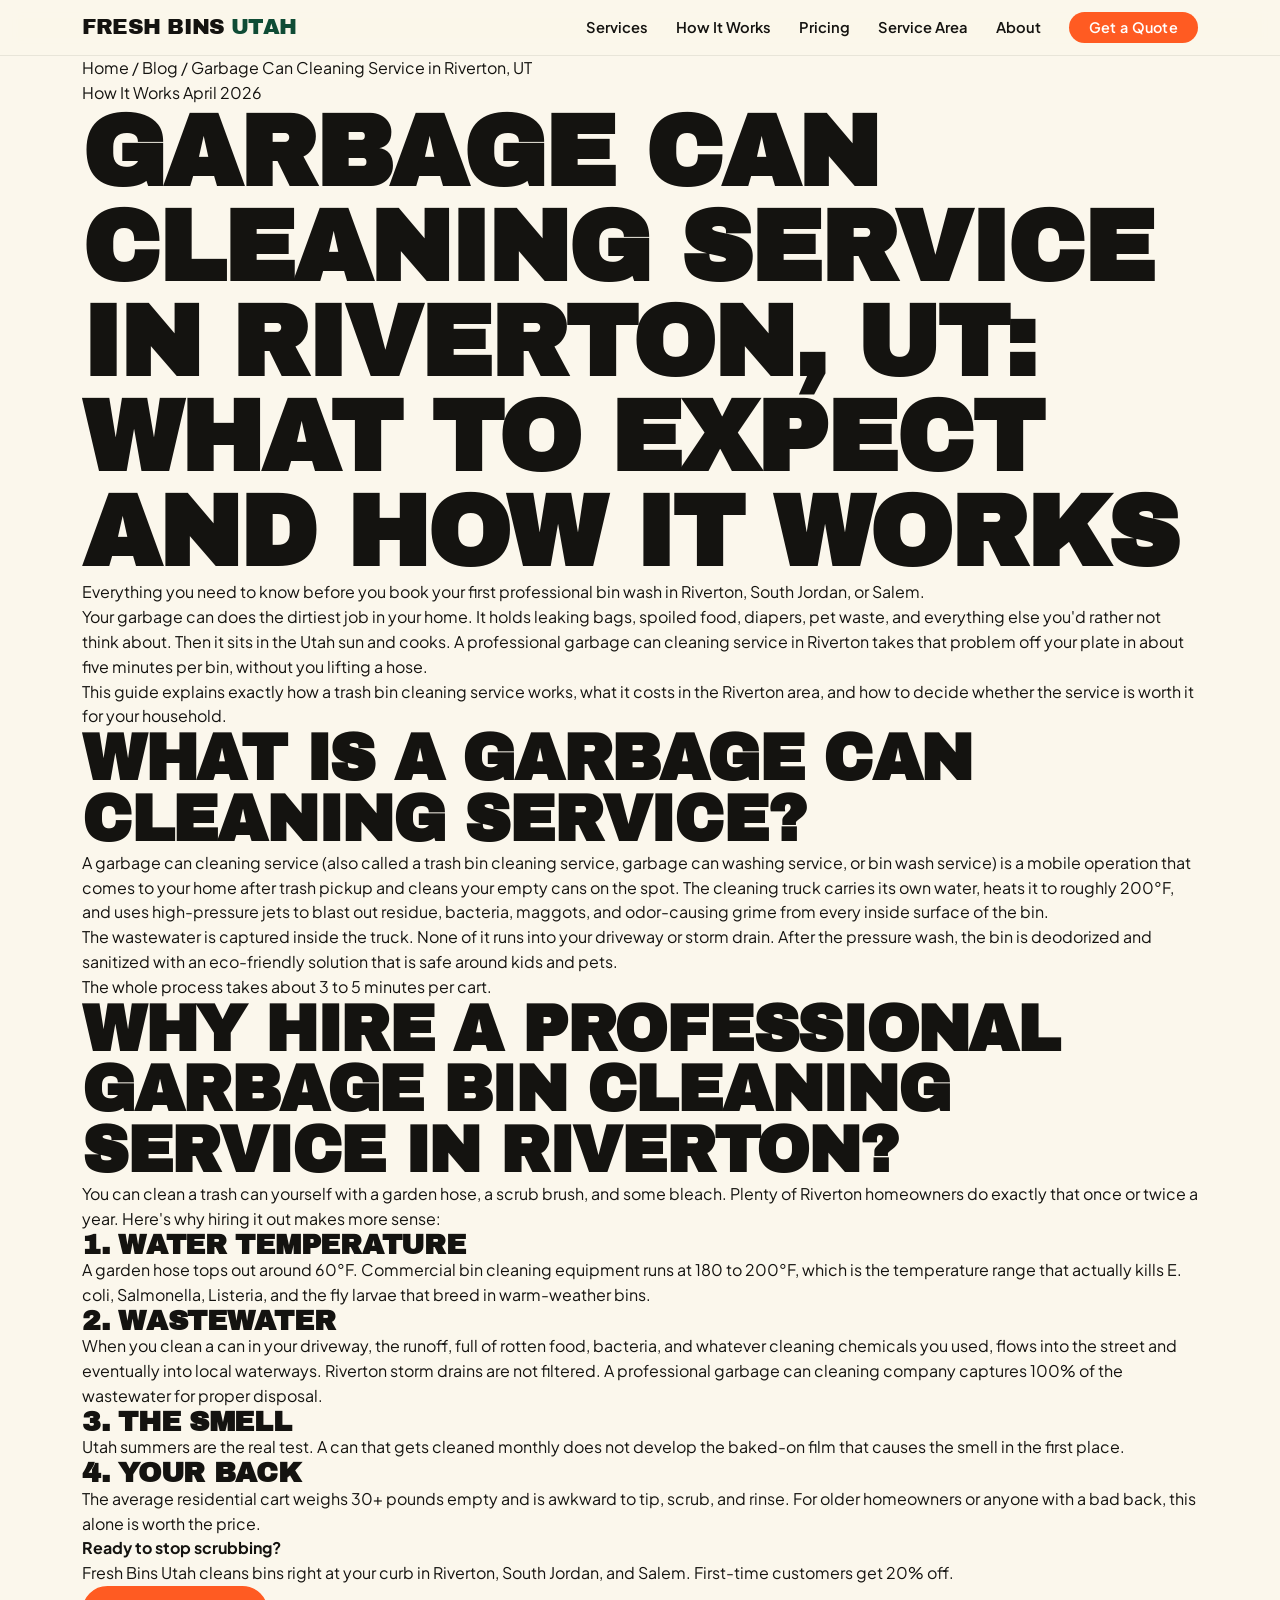
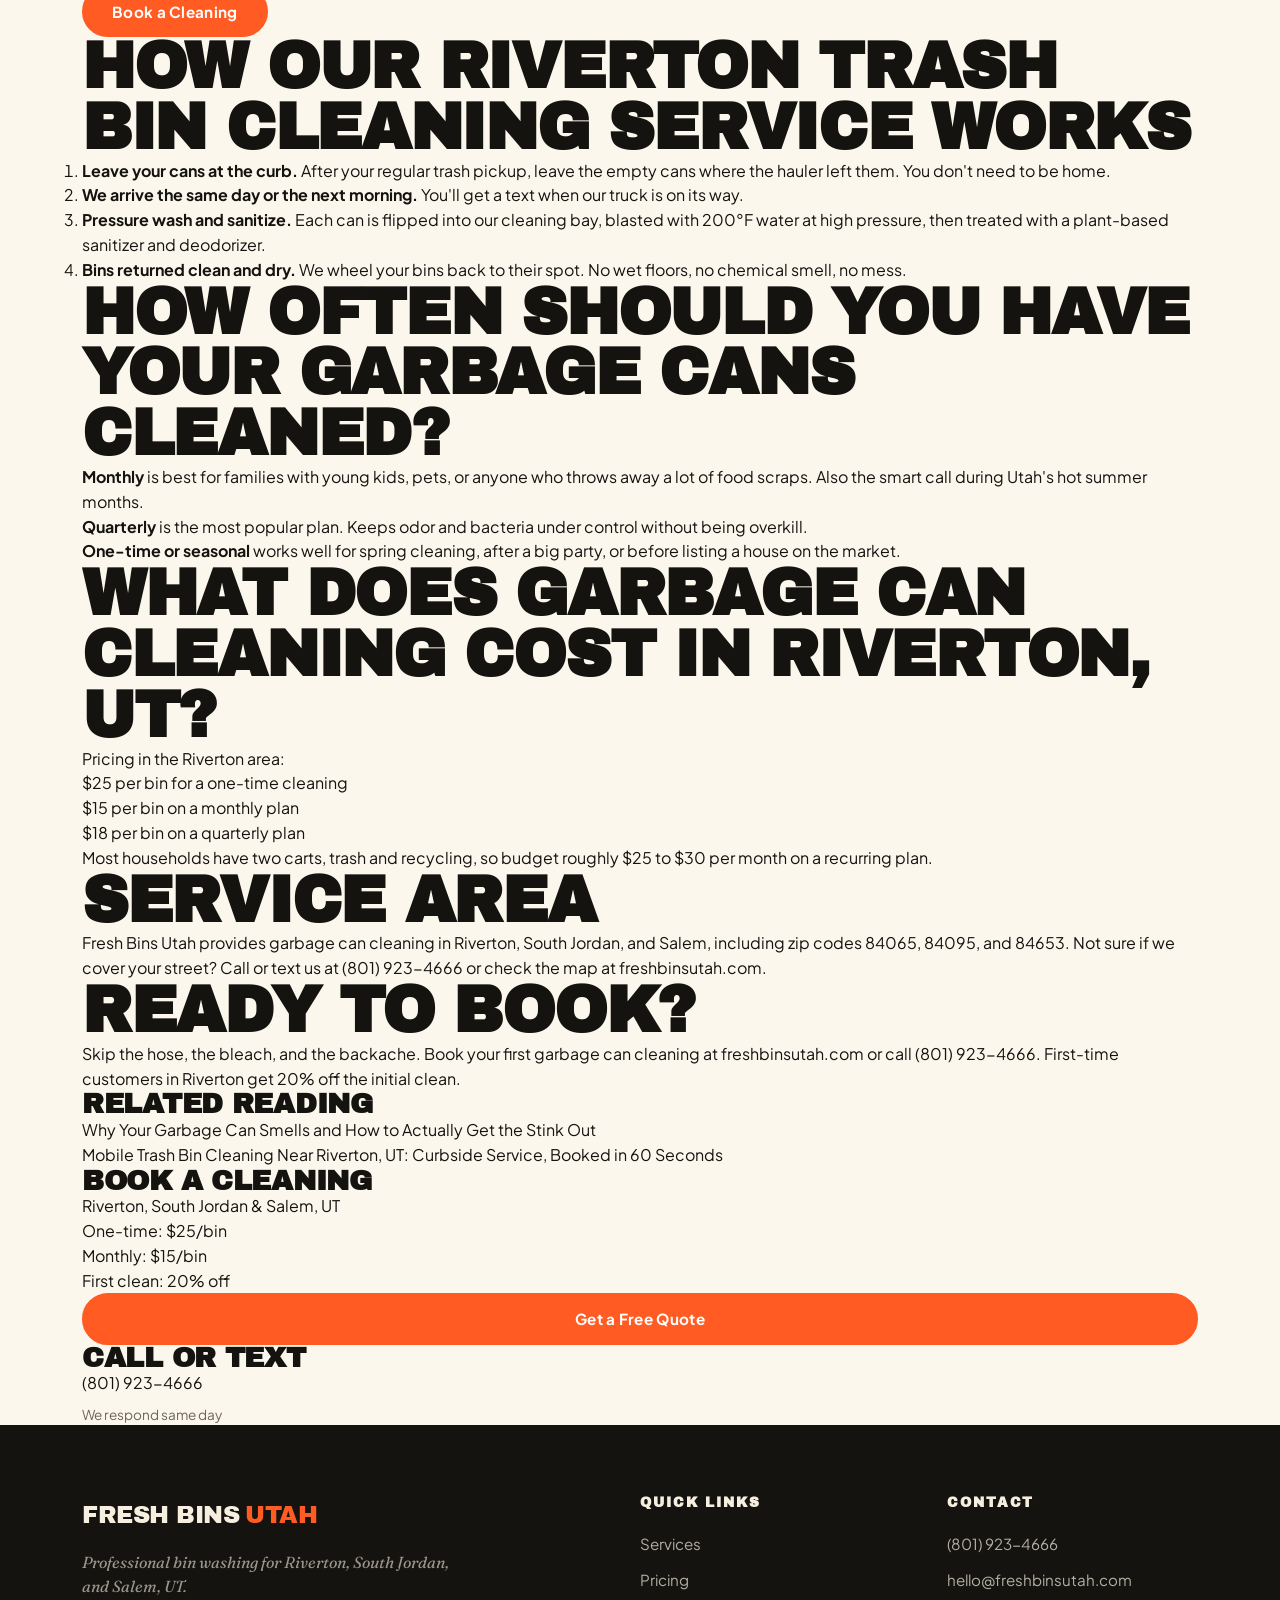
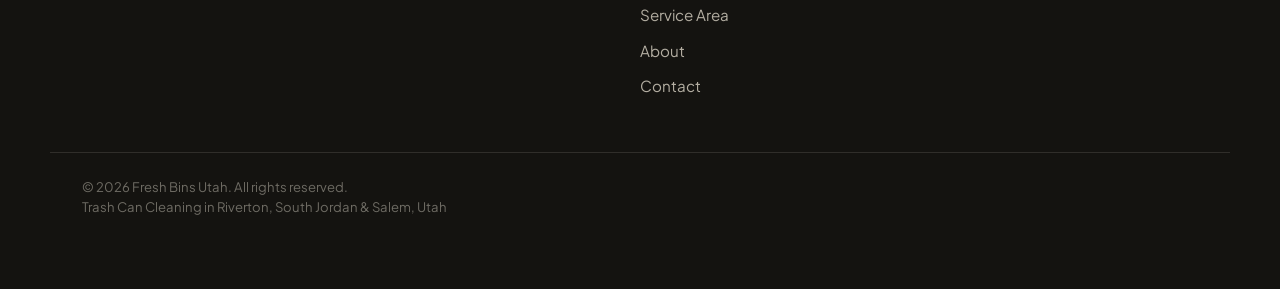
<file: blog/garbage-can-cleaning-service-riverton-ut.html>
<!DOCTYPE html>
<html lang="en">
<head>
  <meta charset="UTF-8" />
  <meta name="viewport" content="width=device-width, initial-scale=1.0" />
  <title>Garbage Can Cleaning Service in Riverton, UT | Fresh Bins Utah</title>
  <meta name="description" content="Professional garbage can cleaning service in Riverton, South Jordan, and Salem, UT. We sanitize, deodorize, and pressure-wash your trash bins right at the curb. Book online." />
  <link rel="canonical" href="https://freshbinsutah.com/blog/garbage-can-cleaning-service-riverton-ut" />
  <link rel="stylesheet" href="../style.css" />
  <script type="application/ld+json">
  {
    "@context": "https://schema.org",
    "@type": "Article",
    "headline": "Garbage Can Cleaning Service in Riverton, UT: What to Expect and How It Works",
    "author": { "@type": "Organization", "name": "Fresh Bins Utah" },
    "publisher": { "@type": "Organization", "name": "Fresh Bins Utah" },
    "datePublished": "2026-04-16",
    "description": "A complete guide to professional garbage can cleaning in Riverton, South Jordan, and Salem, UT."
  }
  </script>
</head>
<body>

  <header class="site-header">
    <div class="container nav-container">
      <a href="../index.html" class="logo">Fresh Bins <span>Utah</span></a>
      <button class="nav-toggle" aria-label="Open menu" aria-expanded="false">
        <span></span><span></span><span></span>
      </button>
      <nav class="nav-links" id="nav-links">
        <a href="../index.html#services">Services</a>
        <a href="../index.html#how-it-works">How It Works</a>
        <a href="../index.html#pricing">Pricing</a>
        <a href="../index.html#service-area">Service Area</a>
        <a href="../index.html#about">About</a>
        <a href="../index.html#contact" class="btn btn-primary nav-cta">Get a Quote</a>
      </nav>
    </div>
  </header>

  <main>
    <div class="article-header">
      <div class="container">
        <nav class="breadcrumb">
          <a href="../index.html">Home</a>
          <span>/</span>
          <a href="../index.html#blog">Blog</a>
          <span>/</span>
          <span>Garbage Can Cleaning Service in Riverton, UT</span>
        </nav>
        <div class="article-meta-row">
          <span class="article-tag">How It Works</span>
          <span class="article-date">April 2026</span>
        </div>
        <h1>Garbage Can Cleaning Service in Riverton, UT: What to Expect and How It Works</h1>
        <p class="article-intro">Everything you need to know before you book your first professional bin wash in Riverton, South Jordan, or Salem.</p>
      </div>
    </div>

    <div class="container article-layout">
      <article class="article-body">

        <p>Your garbage can does the dirtiest job in your home. It holds leaking bags, spoiled food, diapers, pet waste, and everything else you'd rather not think about. Then it sits in the Utah sun and cooks. A professional garbage can cleaning service in Riverton takes that problem off your plate in about five minutes per bin, without you lifting a hose.</p>

        <p>This guide explains exactly how a trash bin cleaning service works, what it costs in the Riverton area, and how to decide whether the service is worth it for your household.</p>

        <h2>What Is a Garbage Can Cleaning Service?</h2>

        <p>A garbage can cleaning service (also called a trash bin cleaning service, garbage can washing service, or bin wash service) is a mobile operation that comes to your home after trash pickup and cleans your empty cans on the spot. The cleaning truck carries its own water, heats it to roughly 200&deg;F, and uses high-pressure jets to blast out residue, bacteria, maggots, and odor-causing grime from every inside surface of the bin.</p>

        <p>The wastewater is captured inside the truck. None of it runs into your driveway or storm drain. After the pressure wash, the bin is deodorized and sanitized with an eco-friendly solution that is safe around kids and pets.</p>

        <p>The whole process takes about 3 to 5 minutes per cart.</p>

        <h2>Why Hire a Professional Garbage Bin Cleaning Service in Riverton?</h2>

        <p>You can clean a trash can yourself with a garden hose, a scrub brush, and some bleach. Plenty of Riverton homeowners do exactly that once or twice a year. Here's why hiring it out makes more sense:</p>

        <h3>1. Water Temperature</h3>
        <p>A garden hose tops out around 60&deg;F. Commercial bin cleaning equipment runs at 180 to 200&deg;F, which is the temperature range that actually kills E. coli, Salmonella, Listeria, and the fly larvae that breed in warm-weather bins.</p>

        <h3>2. Wastewater</h3>
        <p>When you clean a can in your driveway, the runoff, full of rotten food, bacteria, and whatever cleaning chemicals you used, flows into the street and eventually into local waterways. Riverton storm drains are not filtered. A professional garbage can cleaning company captures 100% of the wastewater for proper disposal.</p>

        <h3>3. The Smell</h3>
        <p>Utah summers are the real test. A can that gets cleaned monthly does not develop the baked-on film that causes the smell in the first place.</p>

        <h3>4. Your Back</h3>
        <p>The average residential cart weighs 30+ pounds empty and is awkward to tip, scrub, and rinse. For older homeowners or anyone with a bad back, this alone is worth the price.</p>

        <div class="article-cta-box">
          <strong>Ready to stop scrubbing?</strong>
          <p>Fresh Bins Utah cleans bins right at your curb in Riverton, South Jordan, and Salem. First-time customers get 20% off.</p>
          <a href="../index.html#contact" class="btn btn-primary">Book a Cleaning</a>
        </div>

        <h2>How Our Riverton Trash Bin Cleaning Service Works</h2>

        <ol class="article-steps">
          <li><strong>Leave your cans at the curb.</strong> After your regular trash pickup, leave the empty cans where the hauler left them. You don't need to be home.</li>
          <li><strong>We arrive the same day or the next morning.</strong> You'll get a text when our truck is on its way.</li>
          <li><strong>Pressure wash and sanitize.</strong> Each can is flipped into our cleaning bay, blasted with 200&deg;F water at high pressure, then treated with a plant-based sanitizer and deodorizer.</li>
          <li><strong>Bins returned clean and dry.</strong> We wheel your bins back to their spot. No wet floors, no chemical smell, no mess.</li>
        </ol>

        <h2>How Often Should You Have Your Garbage Cans Cleaned?</h2>

        <ul class="article-list">
          <li><strong>Monthly</strong> is best for families with young kids, pets, or anyone who throws away a lot of food scraps. Also the smart call during Utah's hot summer months.</li>
          <li><strong>Quarterly</strong> is the most popular plan. Keeps odor and bacteria under control without being overkill.</li>
          <li><strong>One-time or seasonal</strong> works well for spring cleaning, after a big party, or before listing a house on the market.</li>
        </ul>

        <h2>What Does Garbage Can Cleaning Cost in Riverton, UT?</h2>

        <p>Pricing in the Riverton area:</p>
        <ul class="article-list">
          <li>$25 per bin for a one-time cleaning</li>
          <li>$15 per bin on a monthly plan</li>
          <li>$18 per bin on a quarterly plan</li>
        </ul>
        <p>Most households have two carts, trash and recycling, so budget roughly $25 to $30 per month on a recurring plan.</p>

        <h2>Service Area</h2>

        <p>Fresh Bins Utah provides garbage can cleaning in Riverton, South Jordan, and Salem, including zip codes 84065, 84095, and 84653. Not sure if we cover your street? Call or text us at <a href="tel:+18019234666">(801) 923-4666</a> or check the map at <a href="../index.html#service-area">freshbinsutah.com</a>.</p>

        <h2>Ready to Book?</h2>

        <p>Skip the hose, the bleach, and the backache. Book your first garbage can cleaning at <a href="../index.html#contact">freshbinsutah.com</a> or call <a href="tel:+18019234666">(801) 923-4666</a>. First-time customers in Riverton get 20% off the initial clean.</p>

        <div class="article-related">
          <h3>Related Reading</h3>
          <ul>
            <li><a href="why-garbage-can-smells-riverton-ut.html">Why Your Garbage Can Smells and How to Actually Get the Stink Out</a></li>
            <li><a href="trash-bin-cleaning-service-near-me-riverton-ut.html">Mobile Trash Bin Cleaning Near Riverton, UT: Curbside Service, Booked in 60 Seconds</a></li>
          </ul>
        </div>

      </article>

      <aside class="article-sidebar">
        <div class="sidebar-card">
          <h3>Book a Cleaning</h3>
          <p>Riverton, South Jordan &amp; Salem, UT</p>
          <ul>
            <li>One-time: $25/bin</li>
            <li>Monthly: $15/bin</li>
            <li>First clean: 20% off</li>
          </ul>
          <a href="../index.html#contact" class="btn btn-primary btn-full">Get a Free Quote</a>
        </div>
        <div class="sidebar-card">
          <h3>Call or Text</h3>
          <a href="tel:+18019234666">(801) 923-4666</a>
          <p style="margin-top:8px;font-size:0.85rem;color:var(--gray-mid);">We respond same day</p>
        </div>
      </aside>
    </div>
  </main>

  <footer class="site-footer">
    <div class="container footer-content">
      <div class="footer-brand">
        <a href="../index.html" class="logo">Fresh Bins <span>Utah</span></a>
        <p>Professional bin washing for Riverton, South Jordan, and Salem, UT.</p>
      </div>
      <div class="footer-links">
        <h4>Quick Links</h4>
        <a href="../index.html#services">Services</a>
        <a href="../index.html#pricing">Pricing</a>
        <a href="../index.html#service-area">Service Area</a>
        <a href="../index.html#about">About</a>
        <a href="../index.html#contact">Contact</a>
      </div>
      <div class="footer-contact">
        <h4>Contact</h4>
        <a href="tel:+18019234666">(801) 923-4666</a>
        <a href="mailto:hello@freshbinsutah.com">hello@freshbinsutah.com</a>
      </div>
    </div>
    <div class="footer-bottom">
      <div class="container">
        <p>&copy; 2026 Fresh Bins Utah. All rights reserved.</p>
        <p>Trash Can Cleaning in Riverton, South Jordan &amp; Salem, Utah</p>
      </div>
    </div>
  </footer>

  <script src="../script.js"></script>
</body>
</html>
</file>
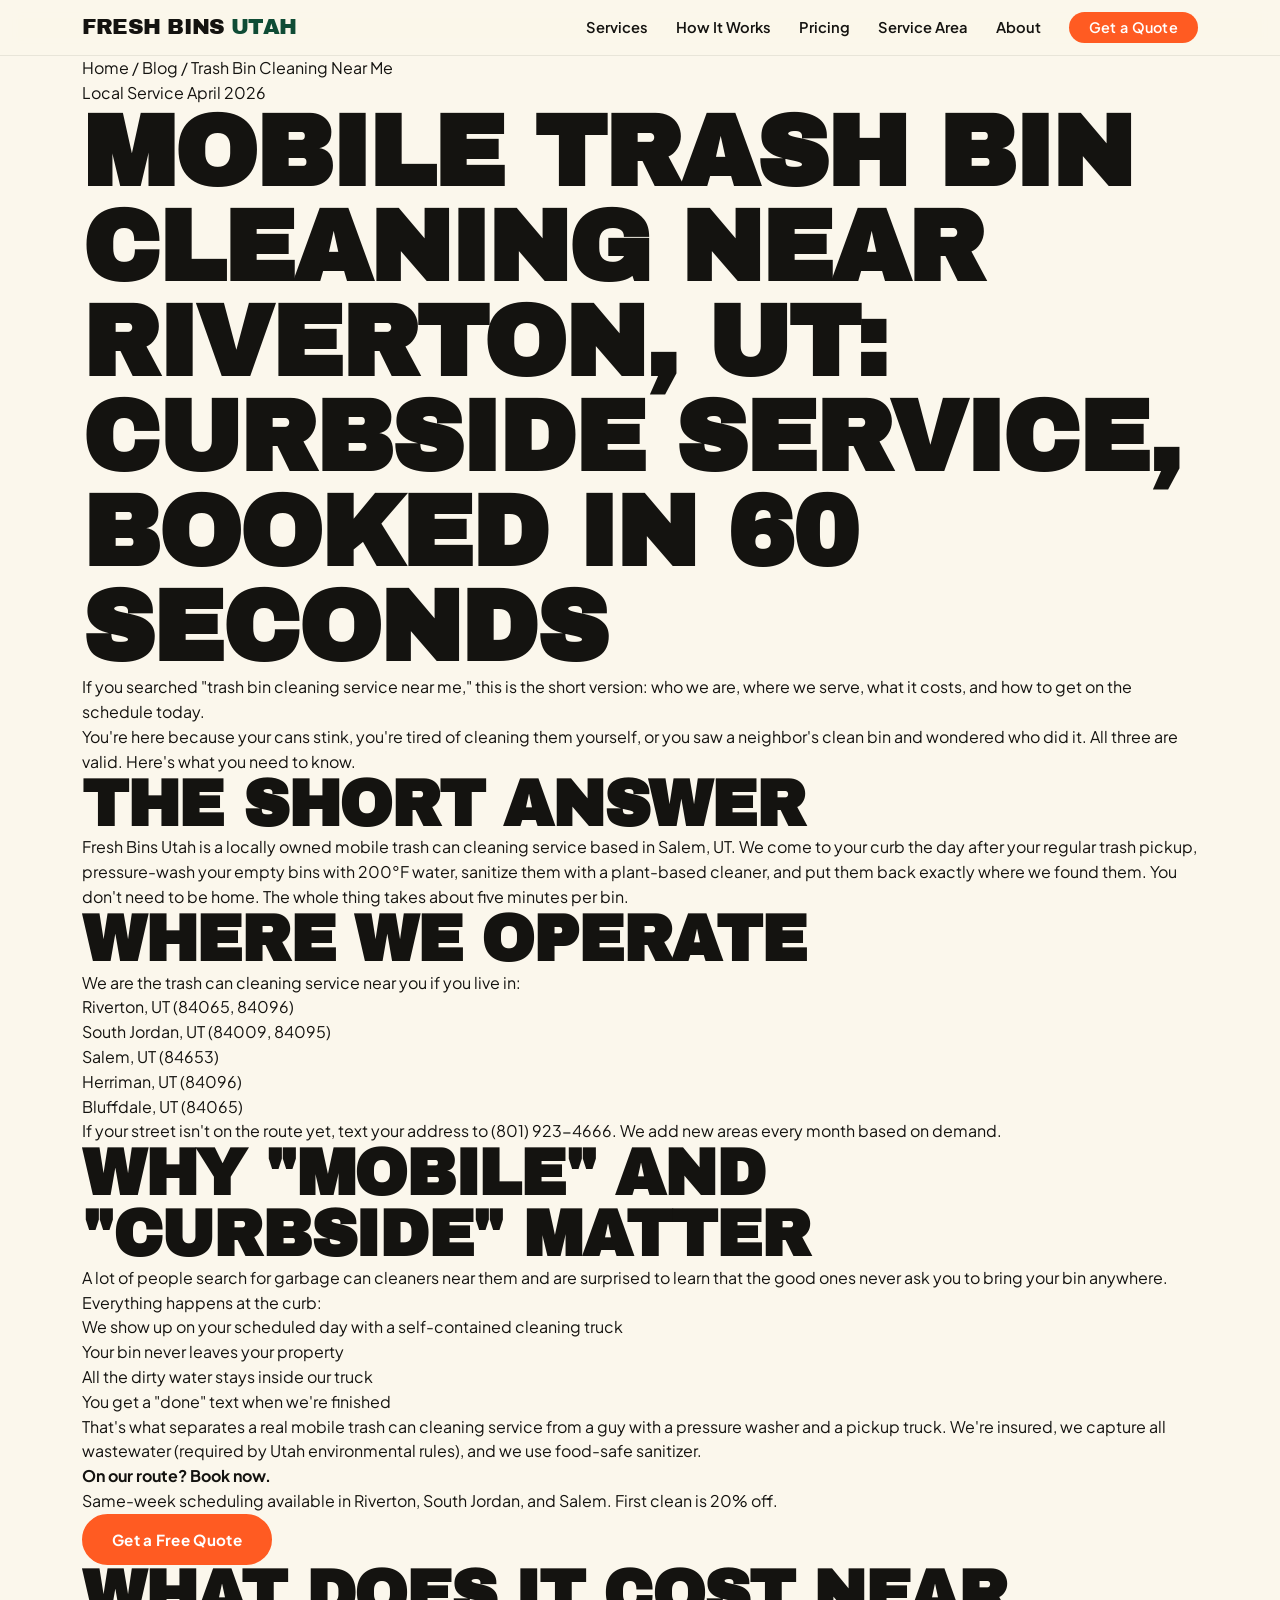
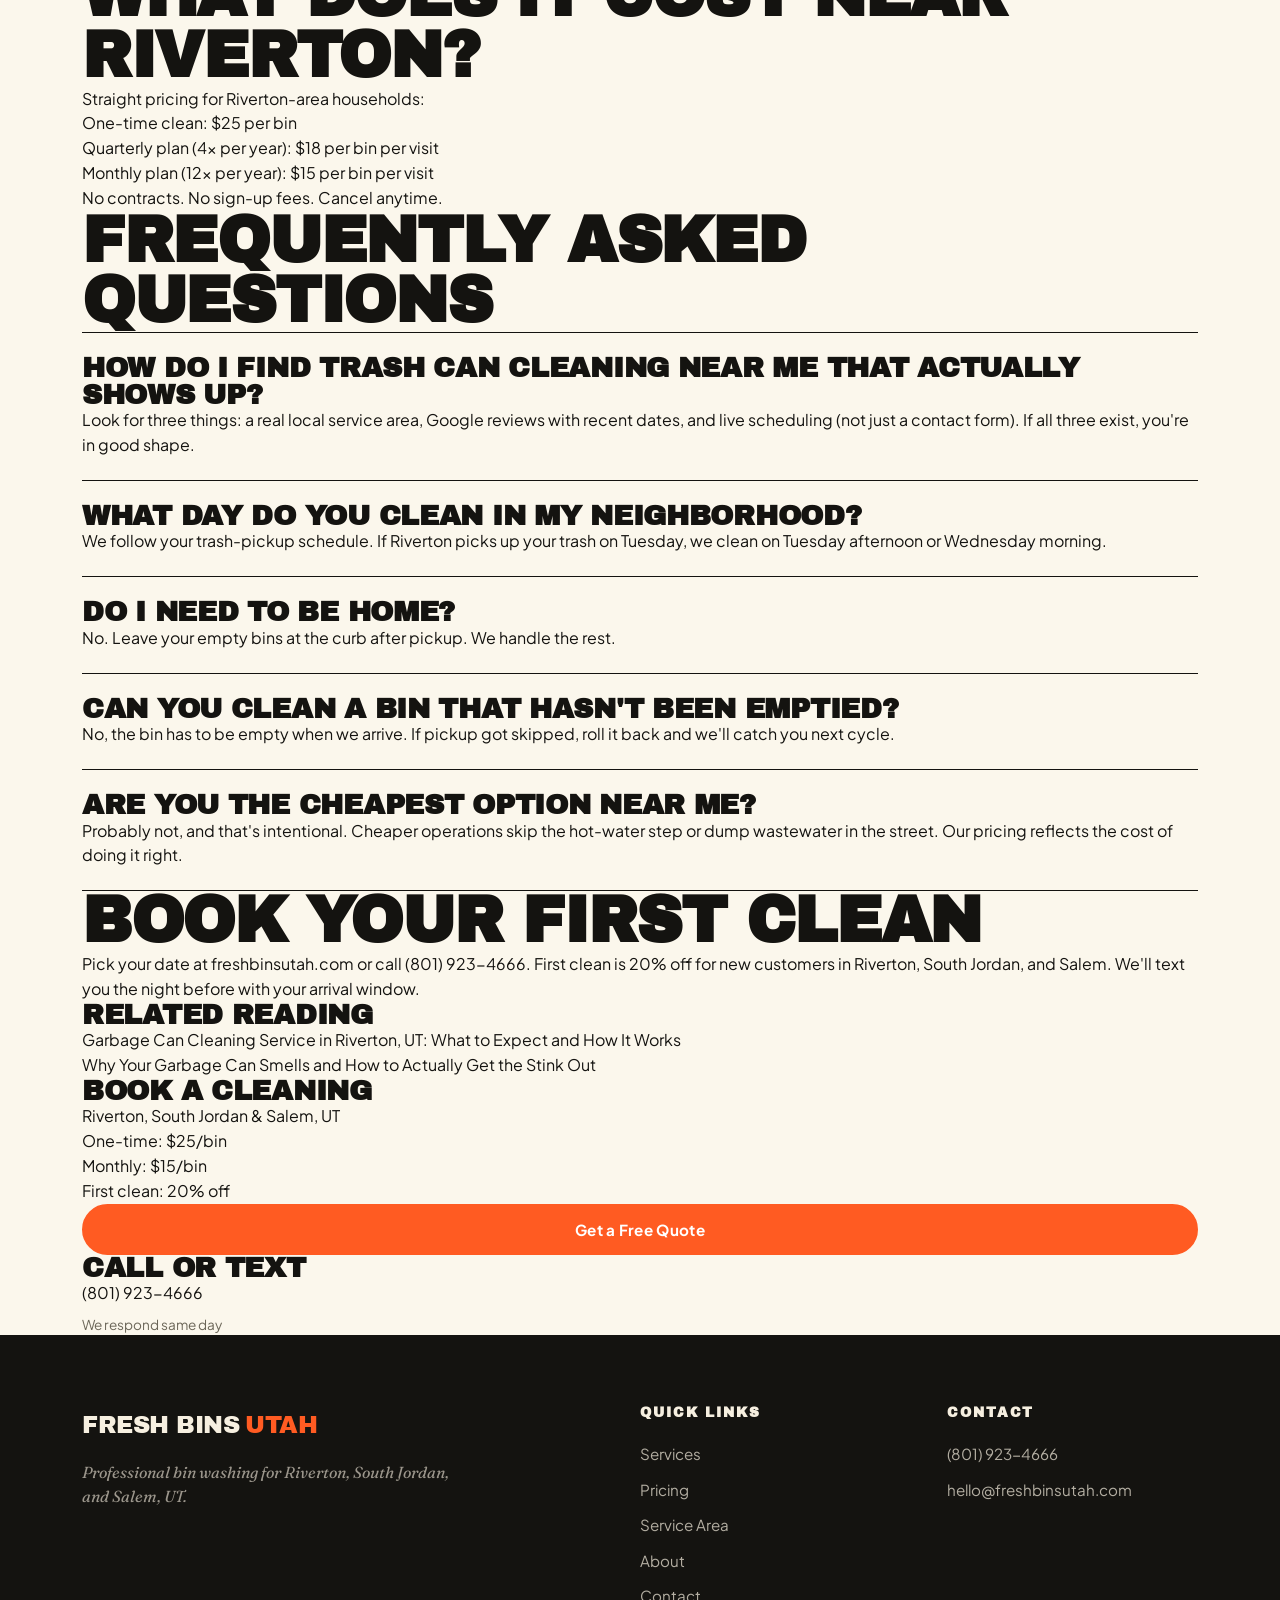
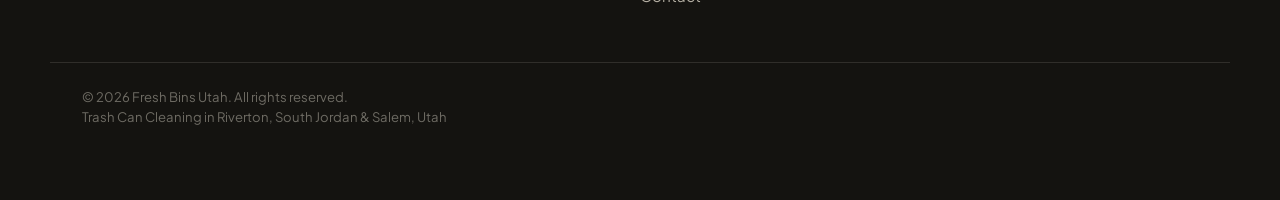
<file: blog/trash-bin-cleaning-service-near-me-riverton-ut.html>
<!DOCTYPE html>
<html lang="en">
<head>
  <meta charset="UTF-8" />
  <meta name="viewport" content="width=device-width, initial-scale=1.0" />
  <title>Trash Bin Cleaning Service Near Me in Riverton, UT | Mobile &amp; Curbside | Fresh Bins Utah</title>
  <meta name="description" content="Looking for a trash bin cleaning service near me in Riverton, UT? We're the local mobile trashcan cleaners: curbside, eco-friendly, and booked in 60 seconds." />
  <link rel="canonical" href="https://freshbinsutah.com/blog/trash-bin-cleaning-service-near-me-riverton-ut" />
  <link rel="stylesheet" href="../style.css" />
  <script type="application/ld+json">
  {
    "@context": "https://schema.org",
    "@type": "Article",
    "headline": "Mobile Trash Bin Cleaning Near Riverton, UT: Curbside Service, Booked in 60 Seconds",
    "author": { "@type": "Organization", "name": "Fresh Bins Utah" },
    "publisher": { "@type": "Organization", "name": "Fresh Bins Utah" },
    "datePublished": "2026-04-16",
    "description": "Local mobile trash bin cleaning in Riverton, South Jordan, and Salem, UT. Curbside service, eco-friendly, no contracts."
  }
  </script>
  <script type="application/ld+json">
  {
    "@context": "https://schema.org",
    "@type": "FAQPage",
    "mainEntity": [
      {
        "@type": "Question",
        "name": "How do I find trash can cleaning near me that actually shows up?",
        "acceptedAnswer": {
          "@type": "Answer",
          "text": "Look for three things on the website: a real local address or service area, Google reviews with recent dates, and live scheduling. If those three exist, you're in good shape."
        }
      },
      {
        "@type": "Question",
        "name": "Do I need to be home when my bins are cleaned?",
        "acceptedAnswer": {
          "@type": "Answer",
          "text": "No. Leave your empty bins at the curb after pickup. We handle everything and text you when we're done."
        }
      },
      {
        "@type": "Question",
        "name": "Can you clean a bin that hasn't been emptied?",
        "acceptedAnswer": {
          "@type": "Answer",
          "text": "No, the bin has to be empty when we arrive. If pickup got skipped, roll it back and we'll catch you next cycle."
        }
      }
    ]
  }
  </script>
</head>
<body>

  <header class="site-header">
    <div class="container nav-container">
      <a href="../index.html" class="logo">Fresh Bins <span>Utah</span></a>
      <button class="nav-toggle" aria-label="Open menu" aria-expanded="false">
        <span></span><span></span><span></span>
      </button>
      <nav class="nav-links" id="nav-links">
        <a href="../index.html#services">Services</a>
        <a href="../index.html#how-it-works">How It Works</a>
        <a href="../index.html#pricing">Pricing</a>
        <a href="../index.html#service-area">Service Area</a>
        <a href="../index.html#about">About</a>
        <a href="../index.html#contact" class="btn btn-primary nav-cta">Get a Quote</a>
      </nav>
    </div>
  </header>

  <main>
    <div class="article-header">
      <div class="container">
        <nav class="breadcrumb">
          <a href="../index.html">Home</a>
          <span>/</span>
          <a href="../index.html#blog">Blog</a>
          <span>/</span>
          <span>Trash Bin Cleaning Near Me</span>
        </nav>
        <div class="article-meta-row">
          <span class="article-tag">Local Service</span>
          <span class="article-date">April 2026</span>
        </div>
        <h1>Mobile Trash Bin Cleaning Near Riverton, UT: Curbside Service, Booked in 60 Seconds</h1>
        <p class="article-intro">If you searched "trash bin cleaning service near me," this is the short version: who we are, where we serve, what it costs, and how to get on the schedule today.</p>
      </div>
    </div>

    <div class="container article-layout">
      <article class="article-body">

        <p>You're here because your cans stink, you're tired of cleaning them yourself, or you saw a neighbor's clean bin and wondered who did it. All three are valid. Here's what you need to know.</p>

        <h2>The Short Answer</h2>

        <p>Fresh Bins Utah is a locally owned mobile trash can cleaning service based in Salem, UT. We come to your curb the day after your regular trash pickup, pressure-wash your empty bins with 200&deg;F water, sanitize them with a plant-based cleaner, and put them back exactly where we found them. You don't need to be home. The whole thing takes about five minutes per bin.</p>

        <h2>Where We Operate</h2>

        <p>We are the trash can cleaning service near you if you live in:</p>

        <ul class="article-list">
          <li>Riverton, UT (84065, 84096)</li>
          <li>South Jordan, UT (84009, 84095)</li>
          <li>Salem, UT (84653)</li>
          <li>Herriman, UT (84096)</li>
          <li>Bluffdale, UT (84065)</li>
        </ul>

        <p>If your street isn't on the route yet, text your address to <a href="tel:+18019234666">(801) 923-4666</a>. We add new areas every month based on demand.</p>

        <h2>Why "Mobile" and "Curbside" Matter</h2>

        <p>A lot of people search for garbage can cleaners near them and are surprised to learn that the good ones never ask you to bring your bin anywhere. Everything happens at the curb:</p>

        <ul class="article-list">
          <li>We show up on your scheduled day with a self-contained cleaning truck</li>
          <li>Your bin never leaves your property</li>
          <li>All the dirty water stays inside our truck</li>
          <li>You get a "done" text when we're finished</li>
        </ul>

        <p>That's what separates a real mobile trash can cleaning service from a guy with a pressure washer and a pickup truck. We're insured, we capture all wastewater (required by Utah environmental rules), and we use food-safe sanitizer.</p>

        <div class="article-cta-box">
          <strong>On our route? Book now.</strong>
          <p>Same-week scheduling available in Riverton, South Jordan, and Salem. First clean is 20% off.</p>
          <a href="../index.html#contact" class="btn btn-primary">Get a Free Quote</a>
        </div>

        <h2>What Does It Cost Near Riverton?</h2>

        <p>Straight pricing for Riverton-area households:</p>

        <ul class="article-list">
          <li>One-time clean: $25 per bin</li>
          <li>Quarterly plan (4x per year): $18 per bin per visit</li>
          <li>Monthly plan (12x per year): $15 per bin per visit</li>
        </ul>

        <p>No contracts. No sign-up fees. Cancel anytime.</p>

        <h2>Frequently Asked Questions</h2>

        <div class="faq-list">
          <div class="faq-item">
            <h3>How do I find trash can cleaning near me that actually shows up?</h3>
            <p>Look for three things: a real local service area, Google reviews with recent dates, and live scheduling (not just a contact form). If all three exist, you're in good shape.</p>
          </div>
          <div class="faq-item">
            <h3>What day do you clean in my neighborhood?</h3>
            <p>We follow your trash-pickup schedule. If Riverton picks up your trash on Tuesday, we clean on Tuesday afternoon or Wednesday morning.</p>
          </div>
          <div class="faq-item">
            <h3>Do I need to be home?</h3>
            <p>No. Leave your empty bins at the curb after pickup. We handle the rest.</p>
          </div>
          <div class="faq-item">
            <h3>Can you clean a bin that hasn't been emptied?</h3>
            <p>No, the bin has to be empty when we arrive. If pickup got skipped, roll it back and we'll catch you next cycle.</p>
          </div>
          <div class="faq-item">
            <h3>Are you the cheapest option near me?</h3>
            <p>Probably not, and that's intentional. Cheaper operations skip the hot-water step or dump wastewater in the street. Our pricing reflects the cost of doing it right.</p>
          </div>
        </div>

        <h2>Book Your First Clean</h2>

        <p>Pick your date at <a href="../index.html#contact">freshbinsutah.com</a> or call <a href="tel:+18019234666">(801) 923-4666</a>. First clean is 20% off for new customers in Riverton, South Jordan, and Salem. We'll text you the night before with your arrival window.</p>

        <div class="article-related">
          <h3>Related Reading</h3>
          <ul>
            <li><a href="garbage-can-cleaning-service-riverton-ut.html">Garbage Can Cleaning Service in Riverton, UT: What to Expect and How It Works</a></li>
            <li><a href="why-garbage-can-smells-riverton-ut.html">Why Your Garbage Can Smells and How to Actually Get the Stink Out</a></li>
          </ul>
        </div>

      </article>

      <aside class="article-sidebar">
        <div class="sidebar-card">
          <h3>Book a Cleaning</h3>
          <p>Riverton, South Jordan &amp; Salem, UT</p>
          <ul>
            <li>One-time: $25/bin</li>
            <li>Monthly: $15/bin</li>
            <li>First clean: 20% off</li>
          </ul>
          <a href="../index.html#contact" class="btn btn-primary btn-full">Get a Free Quote</a>
        </div>
        <div class="sidebar-card">
          <h3>Call or Text</h3>
          <a href="tel:+18019234666">(801) 923-4666</a>
          <p style="margin-top:8px;font-size:0.85rem;color:var(--gray-mid);">We respond same day</p>
        </div>
      </aside>
    </div>
  </main>

  <footer class="site-footer">
    <div class="container footer-content">
      <div class="footer-brand">
        <a href="../index.html" class="logo">Fresh Bins <span>Utah</span></a>
        <p>Professional bin washing for Riverton, South Jordan, and Salem, UT.</p>
      </div>
      <div class="footer-links">
        <h4>Quick Links</h4>
        <a href="../index.html#services">Services</a>
        <a href="../index.html#pricing">Pricing</a>
        <a href="../index.html#service-area">Service Area</a>
        <a href="../index.html#about">About</a>
        <a href="../index.html#contact">Contact</a>
      </div>
      <div class="footer-contact">
        <h4>Contact</h4>
        <a href="tel:+18019234666">(801) 923-4666</a>
        <a href="mailto:hello@freshbinsutah.com">hello@freshbinsutah.com</a>
      </div>
    </div>
    <div class="footer-bottom">
      <div class="container">
        <p>&copy; 2026 Fresh Bins Utah. All rights reserved.</p>
        <p>Trash Can Cleaning in Riverton, South Jordan &amp; Salem, Utah</p>
      </div>
    </div>
  </footer>

  <script src="../script.js"></script>
</body>
</html>
</file>
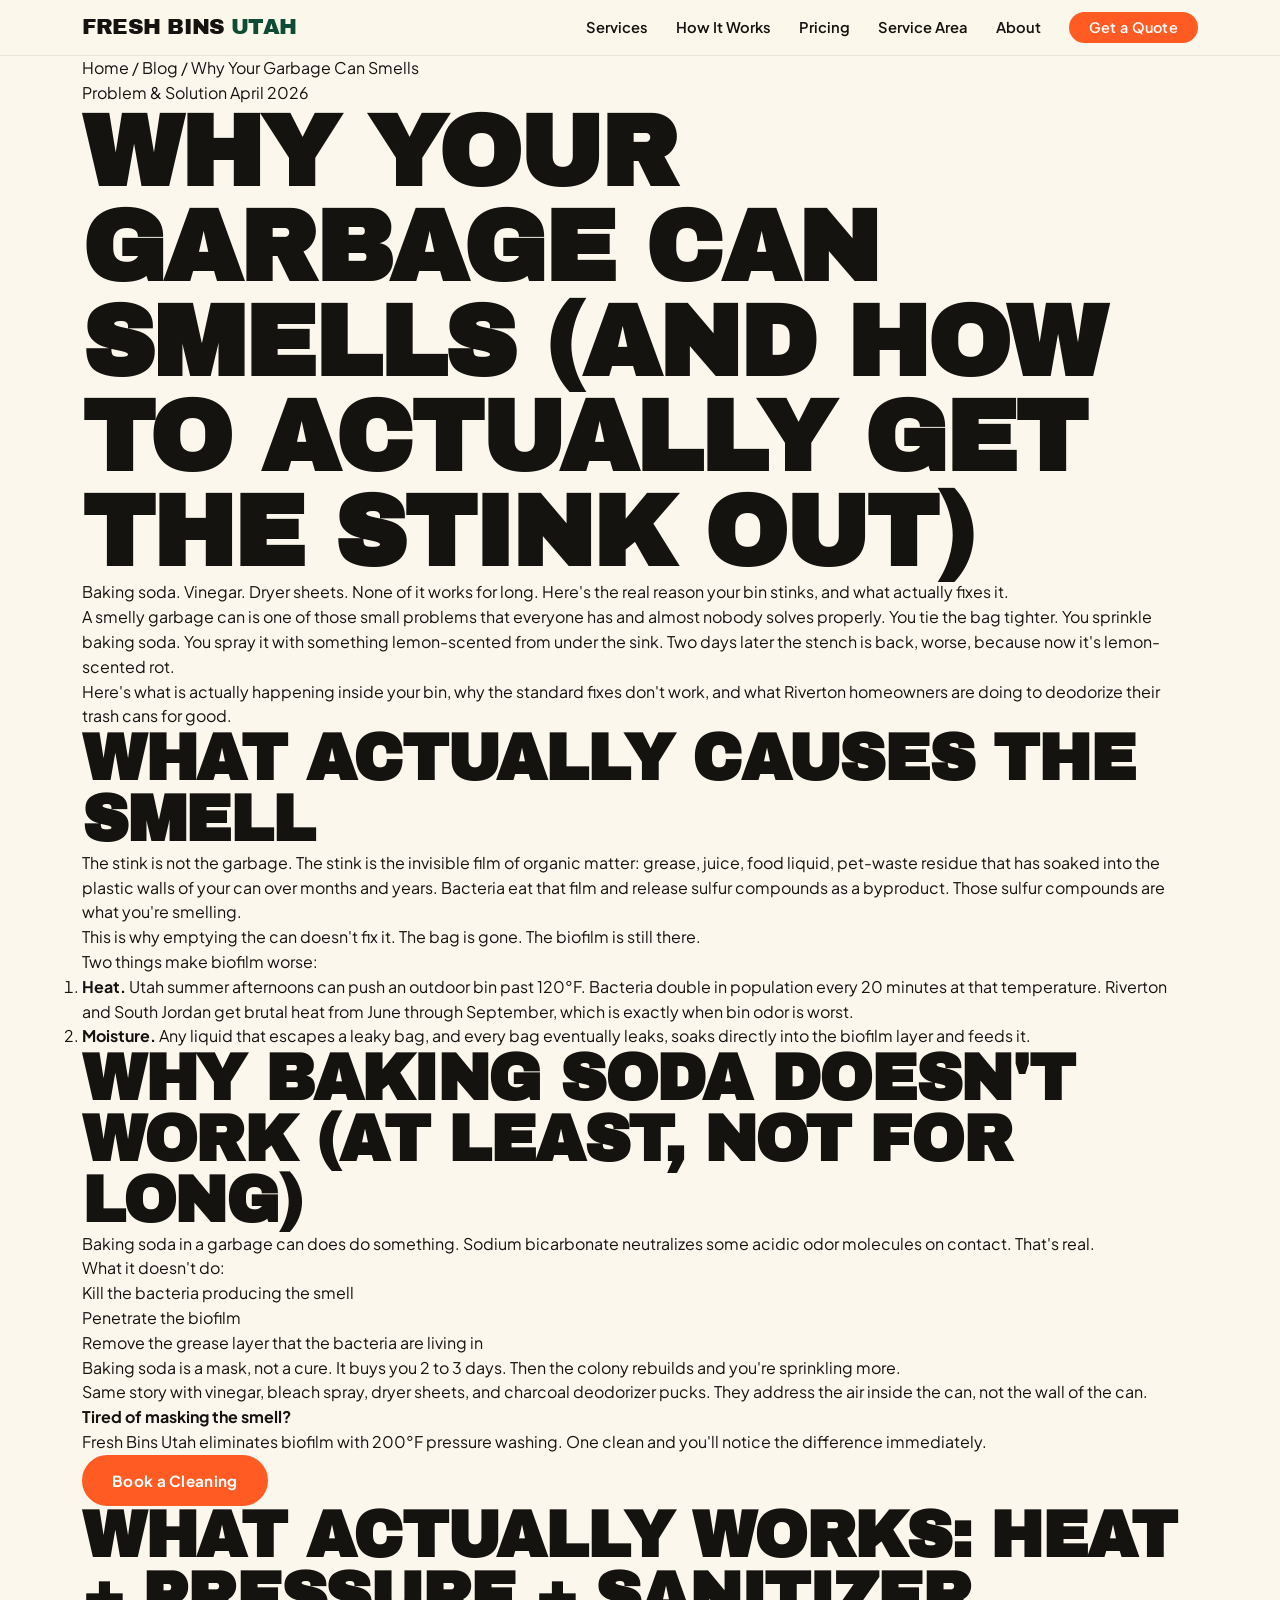
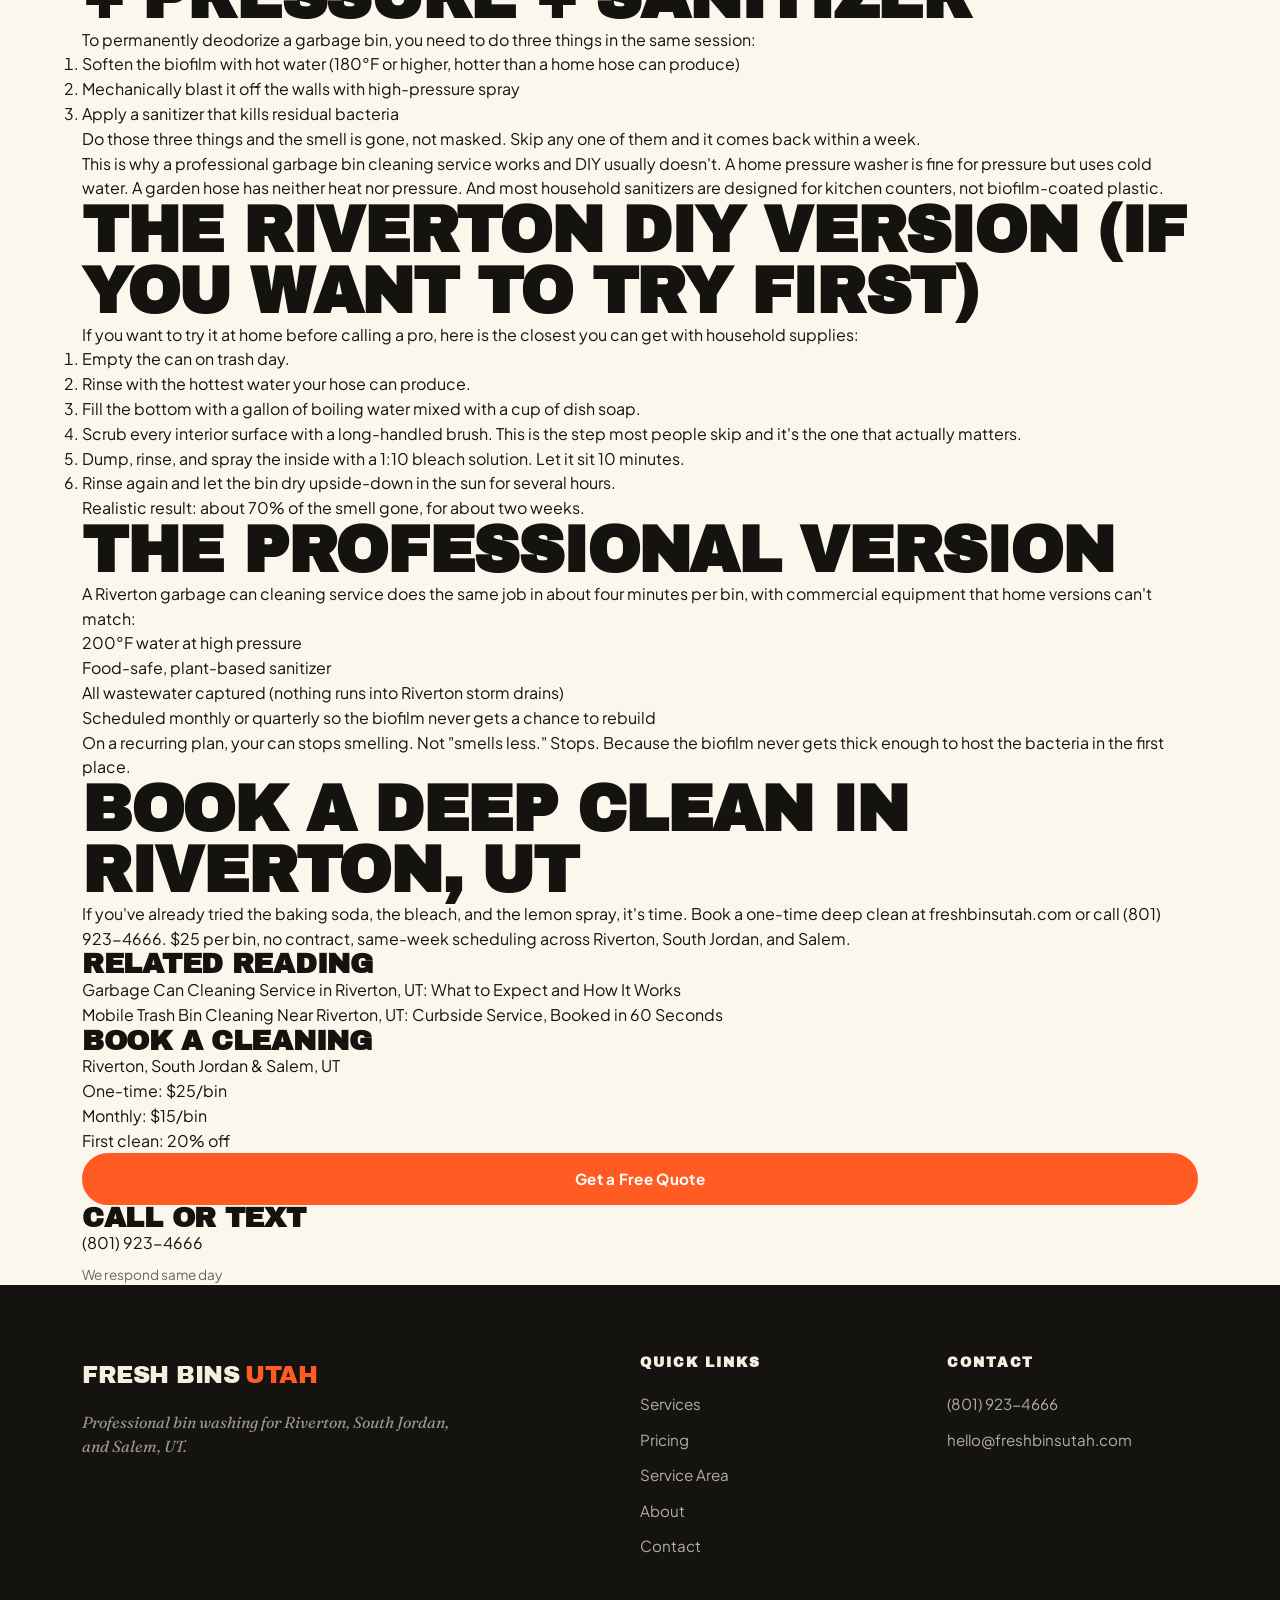
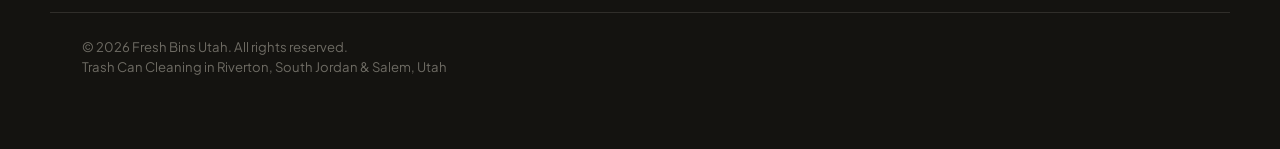
<file: blog/why-garbage-can-smells-riverton-ut.html>
<!DOCTYPE html>
<html lang="en">
<head>
  <meta charset="UTF-8" />
  <meta name="viewport" content="width=device-width, initial-scale=1.0" />
  <title>Why Your Garbage Can Smells and How Riverton, UT Pros Fix It | Fresh Bins Utah</title>
  <meta name="description" content="Stinky garbage can? Here's what's actually causing the smell, why baking soda only masks it, and how Riverton, UT bin cleaning pros deodorize it permanently." />
  <link rel="canonical" href="https://freshbinsutah.com/blog/why-garbage-can-smells-riverton-ut" />
  <link rel="stylesheet" href="../style.css" />
  <script type="application/ld+json">
  {
    "@context": "https://schema.org",
    "@type": "Article",
    "headline": "Why Your Garbage Can Smells (and How to Actually Get the Stink Out)",
    "author": { "@type": "Organization", "name": "Fresh Bins Utah" },
    "publisher": { "@type": "Organization", "name": "Fresh Bins Utah" },
    "datePublished": "2026-04-16",
    "description": "What causes garbage can odor, why DIY fixes don't work long-term, and what Riverton, UT homeowners can do to fix it permanently."
  }
  </script>
</head>
<body>

  <header class="site-header">
    <div class="container nav-container">
      <a href="../index.html" class="logo">Fresh Bins <span>Utah</span></a>
      <button class="nav-toggle" aria-label="Open menu" aria-expanded="false">
        <span></span><span></span><span></span>
      </button>
      <nav class="nav-links" id="nav-links">
        <a href="../index.html#services">Services</a>
        <a href="../index.html#how-it-works">How It Works</a>
        <a href="../index.html#pricing">Pricing</a>
        <a href="../index.html#service-area">Service Area</a>
        <a href="../index.html#about">About</a>
        <a href="../index.html#contact" class="btn btn-primary nav-cta">Get a Quote</a>
      </nav>
    </div>
  </header>

  <main>
    <div class="article-header">
      <div class="container">
        <nav class="breadcrumb">
          <a href="../index.html">Home</a>
          <span>/</span>
          <a href="../index.html#blog">Blog</a>
          <span>/</span>
          <span>Why Your Garbage Can Smells</span>
        </nav>
        <div class="article-meta-row">
          <span class="article-tag">Problem &amp; Solution</span>
          <span class="article-date">April 2026</span>
        </div>
        <h1>Why Your Garbage Can Smells (and How to Actually Get the Stink Out)</h1>
        <p class="article-intro">Baking soda. Vinegar. Dryer sheets. None of it works for long. Here's the real reason your bin stinks, and what actually fixes it.</p>
      </div>
    </div>

    <div class="container article-layout">
      <article class="article-body">

        <p>A smelly garbage can is one of those small problems that everyone has and almost nobody solves properly. You tie the bag tighter. You sprinkle baking soda. You spray it with something lemon-scented from under the sink. Two days later the stench is back, worse, because now it's lemon-scented rot.</p>

        <p>Here's what is actually happening inside your bin, why the standard fixes don't work, and what Riverton homeowners are doing to deodorize their trash cans for good.</p>

        <h2>What Actually Causes the Smell</h2>

        <p>The stink is not the garbage. The stink is the invisible film of organic matter: grease, juice, food liquid, pet-waste residue that has soaked into the plastic walls of your can over months and years. Bacteria eat that film and release sulfur compounds as a byproduct. Those sulfur compounds are what you're smelling.</p>

        <p>This is why emptying the can doesn't fix it. The bag is gone. The biofilm is still there.</p>

        <p>Two things make biofilm worse:</p>

        <ol class="article-steps">
          <li><strong>Heat.</strong> Utah summer afternoons can push an outdoor bin past 120&deg;F. Bacteria double in population every 20 minutes at that temperature. Riverton and South Jordan get brutal heat from June through September, which is exactly when bin odor is worst.</li>
          <li><strong>Moisture.</strong> Any liquid that escapes a leaky bag, and every bag eventually leaks, soaks directly into the biofilm layer and feeds it.</li>
        </ol>

        <h2>Why Baking Soda Doesn't Work (At Least, Not for Long)</h2>

        <p>Baking soda in a garbage can does do something. Sodium bicarbonate neutralizes some acidic odor molecules on contact. That's real.</p>

        <p>What it doesn't do:</p>
        <ul class="article-list">
          <li>Kill the bacteria producing the smell</li>
          <li>Penetrate the biofilm</li>
          <li>Remove the grease layer that the bacteria are living in</li>
        </ul>

        <p>Baking soda is a mask, not a cure. It buys you 2 to 3 days. Then the colony rebuilds and you're sprinkling more.</p>

        <p>Same story with vinegar, bleach spray, dryer sheets, and charcoal deodorizer pucks. They address the air inside the can, not the wall of the can.</p>

        <div class="article-cta-box">
          <strong>Tired of masking the smell?</strong>
          <p>Fresh Bins Utah eliminates biofilm with 200&deg;F pressure washing. One clean and you'll notice the difference immediately.</p>
          <a href="../index.html#contact" class="btn btn-primary">Book a Cleaning</a>
        </div>

        <h2>What Actually Works: Heat + Pressure + Sanitizer</h2>

        <p>To permanently deodorize a garbage bin, you need to do three things in the same session:</p>

        <ol class="article-steps">
          <li>Soften the biofilm with hot water (180&deg;F or higher, hotter than a home hose can produce)</li>
          <li>Mechanically blast it off the walls with high-pressure spray</li>
          <li>Apply a sanitizer that kills residual bacteria</li>
        </ol>

        <p>Do those three things and the smell is gone, not masked. Skip any one of them and it comes back within a week.</p>

        <p>This is why a professional garbage bin cleaning service works and DIY usually doesn't. A home pressure washer is fine for pressure but uses cold water. A garden hose has neither heat nor pressure. And most household sanitizers are designed for kitchen counters, not biofilm-coated plastic.</p>

        <h2>The Riverton DIY Version (If You Want to Try First)</h2>

        <p>If you want to try it at home before calling a pro, here is the closest you can get with household supplies:</p>

        <ol class="article-steps">
          <li>Empty the can on trash day.</li>
          <li>Rinse with the hottest water your hose can produce.</li>
          <li>Fill the bottom with a gallon of boiling water mixed with a cup of dish soap.</li>
          <li>Scrub every interior surface with a long-handled brush. This is the step most people skip and it's the one that actually matters.</li>
          <li>Dump, rinse, and spray the inside with a 1:10 bleach solution. Let it sit 10 minutes.</li>
          <li>Rinse again and let the bin dry upside-down in the sun for several hours.</li>
        </ol>

        <p>Realistic result: about 70% of the smell gone, for about two weeks.</p>

        <h2>The Professional Version</h2>

        <p>A Riverton garbage can cleaning service does the same job in about four minutes per bin, with commercial equipment that home versions can't match:</p>

        <ul class="article-list">
          <li>200&deg;F water at high pressure</li>
          <li>Food-safe, plant-based sanitizer</li>
          <li>All wastewater captured (nothing runs into Riverton storm drains)</li>
          <li>Scheduled monthly or quarterly so the biofilm never gets a chance to rebuild</li>
        </ul>

        <p>On a recurring plan, your can stops smelling. Not "smells less." Stops. Because the biofilm never gets thick enough to host the bacteria in the first place.</p>

        <h2>Book a Deep Clean in Riverton, UT</h2>

        <p>If you've already tried the baking soda, the bleach, and the lemon spray, it's time. Book a one-time deep clean at <a href="../index.html#contact">freshbinsutah.com</a> or call <a href="tel:+18019234666">(801) 923-4666</a>. $25 per bin, no contract, same-week scheduling across Riverton, South Jordan, and Salem.</p>

        <div class="article-related">
          <h3>Related Reading</h3>
          <ul>
            <li><a href="garbage-can-cleaning-service-riverton-ut.html">Garbage Can Cleaning Service in Riverton, UT: What to Expect and How It Works</a></li>
            <li><a href="trash-bin-cleaning-service-near-me-riverton-ut.html">Mobile Trash Bin Cleaning Near Riverton, UT: Curbside Service, Booked in 60 Seconds</a></li>
          </ul>
        </div>

      </article>

      <aside class="article-sidebar">
        <div class="sidebar-card">
          <h3>Book a Cleaning</h3>
          <p>Riverton, South Jordan &amp; Salem, UT</p>
          <ul>
            <li>One-time: $25/bin</li>
            <li>Monthly: $15/bin</li>
            <li>First clean: 20% off</li>
          </ul>
          <a href="../index.html#contact" class="btn btn-primary btn-full">Get a Free Quote</a>
        </div>
        <div class="sidebar-card">
          <h3>Call or Text</h3>
          <a href="tel:+18019234666">(801) 923-4666</a>
          <p style="margin-top:8px;font-size:0.85rem;color:var(--gray-mid);">We respond same day</p>
        </div>
      </aside>
    </div>
  </main>

  <footer class="site-footer">
    <div class="container footer-content">
      <div class="footer-brand">
        <a href="../index.html" class="logo">Fresh Bins <span>Utah</span></a>
        <p>Professional bin washing for Riverton, South Jordan, and Salem, UT.</p>
      </div>
      <div class="footer-links">
        <h4>Quick Links</h4>
        <a href="../index.html#services">Services</a>
        <a href="../index.html#pricing">Pricing</a>
        <a href="../index.html#service-area">Service Area</a>
        <a href="../index.html#about">About</a>
        <a href="../index.html#contact">Contact</a>
      </div>
      <div class="footer-contact">
        <h4>Contact</h4>
        <a href="tel:+18019234666">(801) 923-4666</a>
        <a href="mailto:hello@freshbinsutah.com">hello@freshbinsutah.com</a>
      </div>
    </div>
    <div class="footer-bottom">
      <div class="container">
        <p>&copy; 2026 Fresh Bins Utah. All rights reserved.</p>
        <p>Trash Can Cleaning in Riverton, South Jordan &amp; Salem, Utah</p>
      </div>
    </div>
  </footer>

  <script src="../script.js"></script>
</body>
</html>
</file>
<file: style.css>
/* ============================================================
   Fresh Bins Utah — style.css
   Aesthetic: "Utah Raw" — editorial-industrial, warm & bold
   Palette: cream paper + pine green + citrus orange urgency
   Type: Archivo Black + Fraunces italic + Plus Jakarta Sans
   Mobile-first. No framework.
   ============================================================ */

/* ---------- Fonts ---------- */
@import url('https://fonts.googleapis.com/css2?family=Archivo+Black&family=Fraunces:ital,opsz,wght@0,9..144,500;1,9..144,400;1,9..144,500;1,9..144,600&family=Plus+Jakarta+Sans:wght@400;500;600;700&display=swap');

/* ---------- Tokens ---------- */
:root {
  /* Core palette */
  --cream: #F6EFE0;
  --cream-deep: #EEE4CF;
  --paper: #FBF7EC;
  --ink: #141310;
  --ink-soft: #3A372F;
  --ink-muted: #6B6658;

  /* Accents */
  --pine: #0F4C35;
  --pine-dark: #0A3525;
  --pine-light: #DCE7DF;
  --citrus: #FF5B22;
  --citrus-dark: #E84A12;
  --citrus-light: #FFE5D8;
  --grime: #3C3A22;
  --grime-green: #7A7B3A;

  /* Legacy vars kept for book.html compatibility */
  --white: #FBF7EC;
  --navy: #141310;
  --green: #0F4C35;
  --green-dark: #0A3525;
  --green-light: #DCE7DF;
  --gray-mid: #6B6658;
  --gray-light: #EEE4CF;
  --border: #E3D9C3;

  /* Structure */
  --radius: 4px;
  --radius-lg: 8px;
  --shadow-sm: 0 1px 0 rgba(20,19,16,0.06), 0 2px 6px rgba(20,19,16,0.04);
  --shadow-md: 0 6px 20px rgba(20,19,16,0.08);
  --shadow-hard: 6px 6px 0 var(--ink);

  /* Type */
  --display: 'Archivo Black', 'Arial Black', sans-serif;
  --serif: 'Fraunces', 'Georgia', serif;
  --sans: 'Plus Jakarta Sans', system-ui, -apple-system, sans-serif;

  /* Layout */
  --container: 1180px;
  --pad: clamp(20px, 5vw, 32px);
}

/* ---------- Reset ---------- */
*, *::before, *::after { box-sizing: border-box; margin: 0; padding: 0; }
html { scroll-behavior: smooth; -webkit-text-size-adjust: 100%; }
body {
  font-family: var(--sans);
  font-size: 16px;
  line-height: 1.55;
  color: var(--ink);
  background: var(--paper);
  -webkit-font-smoothing: antialiased;
  overflow-x: hidden;
}
img, svg { display: block; max-width: 100%; }
a { color: inherit; text-decoration: none; }
button { font: inherit; cursor: pointer; border: none; background: none; color: inherit; }
ul { list-style: none; }
input, select, textarea { font: inherit; color: inherit; }

/* ---------- Utilities ---------- */
.container {
  width: 100%;
  max-width: var(--container);
  margin: 0 auto;
  padding: 0 var(--pad);
}

.section-pad { padding: clamp(64px, 10vw, 120px) 0; }
.bg-light { background: var(--cream); }
.bg-cream-deep { background: var(--cream-deep); }
.bg-ink { background: var(--ink); color: var(--cream); }
.bg-pine { background: var(--pine); color: var(--cream); }

/* ---------- Type defaults ---------- */
h1, h2, h3, h4, .display {
  font-family: var(--display);
  font-weight: 900;
  line-height: 0.95;
  letter-spacing: -0.02em;
  text-transform: uppercase;
}
h1 { font-size: clamp(3rem, 10vw, 6.25rem); }
h2 { font-size: clamp(2.25rem, 6.5vw, 4rem); }
h3 { font-size: clamp(1.3rem, 2.4vw, 1.75rem); letter-spacing: -0.01em; }
h4 { font-size: 1rem; letter-spacing: 0.05em; }

.italic {
  font-family: var(--serif);
  font-style: italic;
  font-weight: 400;
  text-transform: none;
  letter-spacing: -0.01em;
  line-height: 1;
}

.section-intro {
  font-family: var(--serif);
  font-style: italic;
  font-weight: 400;
  font-size: clamp(1.15rem, 2vw, 1.4rem);
  color: var(--ink-soft);
  max-width: 640px;
  line-height: 1.45;
  margin-bottom: 40px;
}

.eyebrow {
  display: inline-flex;
  align-items: center;
  gap: 8px;
  font-family: var(--sans);
  font-size: 0.75rem;
  font-weight: 700;
  letter-spacing: 0.16em;
  text-transform: uppercase;
  color: var(--ink-soft);
}
.eyebrow::before {
  content: '';
  width: 24px;
  height: 2px;
  background: var(--citrus);
}
.eyebrow.on-dark { color: var(--cream); }
.eyebrow.on-dark::before { background: var(--citrus); }

/* ---------- Buttons ---------- */
.btn {
  display: inline-flex;
  align-items: center;
  justify-content: center;
  gap: 10px;
  padding: 16px 28px;
  font-family: var(--sans);
  font-weight: 700;
  font-size: 0.95rem;
  letter-spacing: 0.02em;
  border-radius: 999px;
  border: 2px solid transparent;
  transition: transform .15s ease, box-shadow .2s ease, background .2s ease;
  white-space: nowrap;
  line-height: 1;
}
.btn-lg { padding: 20px 34px; font-size: 1rem; }
.btn-full { width: 100%; }
.btn:hover { transform: translateY(-1px); }

.btn-primary { background: var(--citrus); color: #fff; border-color: var(--citrus); }
.btn-primary:hover { background: var(--citrus-dark); border-color: var(--citrus-dark); }

.btn-ink { background: var(--ink); color: var(--cream); border-color: var(--ink); }
.btn-ink:hover { background: var(--pine); border-color: var(--pine); }

.btn-pine { background: var(--pine); color: #fff; border-color: var(--pine); }
.btn-pine:hover { background: var(--pine-dark); border-color: var(--pine-dark); }

.btn-outline { background: transparent; color: var(--ink); border-color: var(--ink); }
.btn-outline:hover { background: var(--ink); color: var(--cream); }

.btn-ghost { background: transparent; color: var(--cream); border-color: rgba(255,255,255,0.35); }
.btn-ghost:hover { background: rgba(255,255,255,0.08); border-color: var(--cream); }

.btn-arrow::after {
  content: '\2192';
  font-family: var(--sans);
  transition: transform .2s ease;
}
.btn-arrow:hover::after { transform: translateX(4px); }

/* ============================================================
   NAV
   ============================================================ */
.site-header {
  position: sticky;
  top: 0;
  z-index: 50;
  background: rgba(251, 247, 236, 0.96);
  border-bottom: 1px solid rgba(20,19,16,0.08);
}

@media (min-width: 900px) {
  .site-header {
    background: rgba(251, 247, 236, 0.85);
    backdrop-filter: saturate(160%) blur(10px);
    -webkit-backdrop-filter: saturate(160%) blur(10px);
  }
}
.nav-container {
  display: flex;
  align-items: center;
  justify-content: space-between;
  padding-top: 8px;
  padding-bottom: 8px;
}
.logo {
  font-family: var(--display);
  font-size: 1.2rem;
  letter-spacing: -0.02em;
  text-transform: uppercase;
  color: var(--ink);
  display: inline-flex;
  align-items: baseline;
  gap: 6px;
}
.logo .dot {
  width: 10px; height: 10px;
  background: var(--citrus);
  border-radius: 50%;
  display: inline-block;
  transform: translateY(-1px);
}
.logo span { color: var(--pine); }

.nav-toggle {
  width: 44px; height: 44px;
  display: inline-flex;
  align-items: center;
  justify-content: center;
  flex-direction: column;
  gap: 5px;
  padding: 0;
}
.nav-toggle span {
  width: 22px; height: 2px;
  background: var(--ink);
  transition: transform .2s ease, opacity .2s ease;
}
.nav-toggle.open span:nth-child(1) { transform: translateY(7px) rotate(45deg); }
.nav-toggle.open span:nth-child(2) { opacity: 0; }
.nav-toggle.open span:nth-child(3) { transform: translateY(-7px) rotate(-45deg); }

.nav-links {
  position: fixed;
  top: 52px;
  left: 0;
  right: 0;
  bottom: 0;
  height: calc(100vh - 52px);
  height: calc(100dvh - 52px);
  background: var(--paper);
  flex-direction: column;
  padding: 40px var(--pad) 48px;
  gap: 0;
  transform: translateX(100%);
  transition: transform .3s ease;
  display: flex;
  z-index: 45;
  overflow-y: auto;
  -webkit-overflow-scrolling: touch;
}
.nav-links.open { transform: translateX(0); }
.nav-links a {
  font-family: var(--display);
  font-size: 2rem;
  padding: 18px 0;
  border-bottom: 1px solid rgba(20,19,16,0.08);
  color: var(--ink);
  text-transform: uppercase;
  letter-spacing: -0.01em;
}
.nav-links a.active { color: var(--citrus); }
.nav-links .nav-cta {
  margin-top: 24px;
  font-size: 1rem;
  border: none;
  padding: 18px 28px;
  text-align: center;
  background: var(--citrus);
  color: #fff;
  border-radius: 999px;
  letter-spacing: 0.02em;
  font-family: var(--sans);
}

@media (min-width: 900px) {
  .nav-toggle { display: none; }
  .nav-links {
    position: static;
    top: auto;
    bottom: auto;
    height: auto;
    transform: none;
    flex-direction: row;
    align-items: center;
    padding: 0;
    background: transparent;
    overflow: visible;
    gap: 28px;
  }
  .nav-links a {
    font-family: var(--sans);
    font-size: 0.92rem;
    font-weight: 600;
    padding: 8px 0;
    border: none;
    text-transform: none;
    letter-spacing: 0;
  }
  .nav-links a:not(.nav-cta):hover { color: var(--citrus); }
  .nav-links .nav-cta {
    margin-top: 0;
    font-size: 0.9rem;
    padding: 8px 20px;
  }
  .logo { font-size: 1.35rem; }
}

/* ============================================================
   HERO
   ============================================================ */
.hero {
  position: relative;
  overflow: hidden;
  background: var(--ink);
  color: var(--cream);
  padding: clamp(48px, 8vw, 96px) 0 clamp(56px, 9vw, 120px);
  isolation: isolate;
}

/* Layered atmospheric background */
.hero-bg {
  position: absolute;
  inset: 0;
  z-index: 0;
  background:
    radial-gradient(ellipse 80% 60% at 70% 20%, rgba(255,91,34,0.14), transparent 60%),
    radial-gradient(ellipse 60% 50% at 20% 80%, rgba(15,76,53,0.45), transparent 70%),
    linear-gradient(180deg, #0b0a08 0%, #141310 55%, #1a1810 100%);
}
.hero-grain {
  position: absolute; inset: 0; z-index: 1;
  opacity: 0.35;
  mix-blend-mode: overlay;
  background-image:
    radial-gradient(circle at 25% 25%, rgba(255,255,255,0.05) 0%, transparent 50%),
    radial-gradient(circle at 75% 75%, rgba(255,255,255,0.03) 0%, transparent 50%);
  background-size: 4px 4px, 6px 6px;
  pointer-events: none;
}
.hero-mountains {
  position: absolute;
  left: 0; right: 0; bottom: 0;
  z-index: 1;
  width: 100%;
  height: auto;
  pointer-events: none;
  opacity: 0.55;
}

.hero-content {
  position: relative;
  z-index: 2;
}

.hero-top {
  display: flex;
  align-items: center;
  gap: 16px;
  margin-bottom: 36px;
  flex-wrap: wrap;
}
.hero-alert {
  display: inline-flex;
  align-items: center;
  gap: 10px;
  padding: 8px 14px 8px 12px;
  background: var(--citrus);
  color: #fff;
  border-radius: 999px;
  font-weight: 700;
  font-size: 0.78rem;
  letter-spacing: 0.04em;
  text-transform: uppercase;
}
.hero-alert .pulse {
  width: 8px; height: 8px;
  background: #fff;
  border-radius: 50%;
  animation: pulse 1.6s ease-in-out infinite;
}
@keyframes pulse {
  0%, 100% { transform: scale(1); opacity: 1; }
  50% { transform: scale(1.4); opacity: 0.5; }
}

.hero-locations {
  font-family: var(--serif);
  font-style: italic;
  font-size: 0.92rem;
  color: rgba(246,239,224,0.6);
}

.hero h1 {
  font-size: clamp(2.9rem, 11vw, 7rem);
  color: var(--cream);
  margin-bottom: 28px;
  letter-spacing: -0.035em;
  line-height: 0.92;
  max-width: 14ch;
}
.hero h1 .line { display: block; }
.hero h1 em {
  font-family: var(--serif);
  font-style: italic;
  font-weight: 500;
  text-transform: lowercase;
  color: var(--citrus);
  letter-spacing: -0.02em;
}
.hero h1 .strike {
  position: relative;
  display: inline-block;
  color: rgba(246,239,224,0.4);
}
.hero h1 .strike::after {
  content: '';
  position: absolute;
  left: -4%; right: -4%;
  top: 52%;
  height: 6px;
  background: var(--citrus);
  transform: rotate(-3deg);
}

.hero-sub {
  font-family: var(--serif);
  font-style: italic;
  font-weight: 400;
  font-size: clamp(1.1rem, 2vw, 1.35rem);
  color: rgba(246,239,224,0.78);
  max-width: 52ch;
  line-height: 1.45;
  margin-bottom: 36px;
}

.hero-ctas {
  display: flex;
  flex-wrap: wrap;
  gap: 12px;
  margin-bottom: 48px;
}

/* Hero before/after bin visual */
.hero-visual {
  position: relative;
  margin-top: 24px;
  display: grid;
  grid-template-columns: 1fr auto 1fr;
  gap: 12px;
  align-items: stretch;
  background: rgba(246,239,224,0.04);
  border: 1px solid rgba(246,239,224,0.1);
  border-radius: 12px;
  padding: 14px;
  backdrop-filter: blur(4px);
}

.bin {
  position: relative;
  aspect-ratio: 4 / 5;
  border-radius: 10px;
  overflow: hidden;
  padding: 16px;
  display: flex;
  flex-direction: column;
  justify-content: flex-end;
  min-height: 220px;
}
.bin-before {
  background:
    radial-gradient(circle at 30% 30%, rgba(255,91,34,0.08), transparent 50%),
    linear-gradient(180deg, #2a2819 0%, #1a1810 100%);
  border: 1px solid rgba(122,123,58,0.3);
}
.bin-after {
  background:
    radial-gradient(circle at 70% 30%, rgba(220,231,223,0.14), transparent 55%),
    linear-gradient(180deg, #153c2c 0%, #0a2a1c 100%);
  border: 1px solid rgba(220,231,223,0.2);
}
.bin-label {
  font-family: var(--display);
  font-size: 0.78rem;
  letter-spacing: 0.16em;
  color: var(--cream);
  opacity: 0.7;
  margin-bottom: 6px;
}
.bin-state {
  font-family: var(--display);
  font-size: clamp(1.3rem, 3.5vw, 1.9rem);
  color: var(--cream);
  line-height: 1;
  margin-bottom: 10px;
}
.bin-before .bin-state { color: #c9a86a; }
.bin-after .bin-state { color: var(--pine-light); }
.bin-meta {
  font-family: var(--serif);
  font-style: italic;
  font-size: 0.85rem;
  color: rgba(246,239,224,0.6);
  line-height: 1.3;
}
.bin-illo {
  position: absolute;
  top: 14px; right: 14px;
  width: 42%;
  max-width: 110px;
  opacity: 0.9;
}
.bin-before .bin-illo { filter: drop-shadow(0 4px 12px rgba(0,0,0,0.6)); }

.arrow-transform {
  align-self: center;
  font-family: var(--display);
  font-size: 1.4rem;
  color: var(--citrus);
  padding: 0 4px;
  text-align: center;
}

.hero-trust {
  display: flex;
  flex-wrap: wrap;
  gap: 18px 28px;
  padding-top: 32px;
  border-top: 1px solid rgba(246,239,224,0.12);
  margin-top: 40px;
  font-size: 0.85rem;
  color: rgba(246,239,224,0.7);
}
.hero-trust strong { color: var(--cream); font-weight: 700; }
.hero-trust .trust-item {
  display: inline-flex;
  align-items: center;
  gap: 8px;
}
.hero-trust .check {
  display: inline-flex;
  align-items: center;
  justify-content: center;
  width: 18px; height: 18px;
  border-radius: 50%;
  background: var(--pine);
  color: var(--cream);
  font-size: 0.7rem;
  font-weight: 900;
  flex-shrink: 0;
}

@media (min-width: 720px) {
  .hero-visual { max-width: 640px; }
  .bin { min-height: 260px; }
}

/* ============================================================
   URGENCY STRIP
   ============================================================ */
.urgency-strip {
  background: var(--citrus);
  color: #fff;
  padding: 18px 0;
  overflow: hidden;
  position: relative;
}
.urgency-track {
  display: flex;
  gap: 56px;
  white-space: nowrap;
  animation: scroll-x 26s linear infinite;
  font-family: var(--display);
  font-size: clamp(1rem, 2vw, 1.3rem);
  letter-spacing: 0.02em;
}
.urgency-track span {
  display: inline-flex;
  align-items: center;
  gap: 28px;
}
.urgency-track em {
  font-family: var(--serif);
  font-style: italic;
  font-weight: 400;
  text-transform: lowercase;
  letter-spacing: -0.01em;
}
.urgency-track .dot {
  width: 10px; height: 10px;
  background: #fff;
  border-radius: 50%;
  display: inline-block;
  flex-shrink: 0;
}
@keyframes scroll-x {
  from { transform: translateX(0); }
  to { transform: translateX(-50%); }
}

/* ============================================================
   PROBLEM / DISGUST
   ============================================================ */
.problem {
  background: var(--cream-deep);
  position: relative;
}
.problem .problem-head {
  display: grid;
  gap: 24px;
  margin-bottom: 56px;
}
.problem h2 { max-width: 14ch; }
.problem h2 em {
  font-family: var(--serif);
  font-style: italic;
  font-weight: 500;
  text-transform: lowercase;
  color: var(--citrus);
  letter-spacing: -0.02em;
}
.problem-lede {
  font-family: var(--serif);
  font-style: italic;
  font-size: clamp(1.1rem, 2vw, 1.3rem);
  line-height: 1.5;
  color: var(--ink-soft);
  max-width: 50ch;
}

.gross-stats {
  display: grid;
  grid-template-columns: 1fr;
  gap: 0;
  border-top: 1px solid var(--ink);
  margin-bottom: 48px;
}
.gross-stat {
  display: grid;
  grid-template-columns: auto 1fr auto;
  align-items: baseline;
  gap: 18px;
  padding: 24px 0;
  border-bottom: 1px solid var(--ink);
}
.gross-stat .num {
  font-family: var(--display);
  font-size: clamp(2.2rem, 6vw, 3.6rem);
  line-height: 0.9;
  color: var(--citrus);
  letter-spacing: -0.03em;
  min-width: 3.5ch;
}
.gross-stat .num-unit {
  font-family: var(--serif);
  font-style: italic;
  font-weight: 400;
  font-size: 0.55em;
  color: var(--ink-soft);
  text-transform: lowercase;
  margin-left: 4px;
}
.gross-stat .desc {
  font-family: var(--sans);
  font-size: 1rem;
  color: var(--ink);
  font-weight: 500;
  line-height: 1.4;
}
.gross-stat .source {
  font-family: var(--serif);
  font-style: italic;
  font-size: 0.8rem;
  color: var(--ink-muted);
  text-align: right;
}

@media (min-width: 720px) {
  .problem .problem-head {
    grid-template-columns: 1.1fr 1fr;
    gap: 56px;
    align-items: end;
  }
  .gross-stat .desc { font-size: 1.1rem; }
}

/* The "what's in your bin" cards */
.bin-truths {
  display: grid;
  grid-template-columns: 1fr;
  gap: 16px;
}
.truth-card {
  padding: 32px 28px;
  background: var(--paper);
  border: 1px solid var(--ink);
  border-radius: var(--radius-lg);
  transition: transform .25s ease, box-shadow .25s ease;
  position: relative;
  overflow: hidden;
}
.truth-card:hover {
  transform: translate(-3px, -3px);
  box-shadow: var(--shadow-hard);
}
.truth-card .truth-num {
  font-family: var(--display);
  font-size: 3.5rem;
  color: var(--cream-deep);
  line-height: 0.8;
  margin-bottom: 4px;
}
.truth-card h3 {
  font-size: 1.4rem;
  margin-bottom: 12px;
  letter-spacing: -0.01em;
}
.truth-card p {
  font-size: 0.98rem;
  color: var(--ink-soft);
  line-height: 1.55;
}
.truth-card.accent {
  background: var(--ink);
  color: var(--cream);
  border-color: var(--ink);
}
.truth-card.accent .truth-num { color: var(--citrus); }
.truth-card.accent p { color: rgba(246,239,224,0.75); }

@media (min-width: 720px) {
  .bin-truths { grid-template-columns: repeat(3, 1fr); }
}

.problem-cta {
  margin-top: 56px;
  padding: 32px;
  background: var(--ink);
  color: var(--cream);
  border-radius: var(--radius-lg);
  display: flex;
  flex-direction: column;
  gap: 20px;
  align-items: flex-start;
}
.problem-cta p {
  font-family: var(--serif);
  font-style: italic;
  font-size: 1.3rem;
  line-height: 1.35;
  max-width: 30ch;
}
@media (min-width: 720px) {
  .problem-cta {
    flex-direction: row;
    align-items: center;
    justify-content: space-between;
    gap: 32px;
    padding: 40px;
  }
  .problem-cta p { font-size: 1.6rem; }
}

/* ============================================================
   HOW IT WORKS
   ============================================================ */
.how-it-works { background: var(--paper); }
.how-head {
  display: grid;
  gap: 20px;
  margin-bottom: 56px;
  max-width: 720px;
}
.steps {
  display: grid;
  gap: 20px;
}
.step {
  display: grid;
  grid-template-columns: auto 1fr;
  gap: 24px;
  padding: 28px 0;
  border-top: 1px solid var(--ink);
  align-items: start;
}
.step:last-child { border-bottom: 1px solid var(--ink); }
.step-num {
  font-family: var(--display);
  font-size: clamp(2.5rem, 6vw, 4.5rem);
  line-height: 0.85;
  color: var(--ink);
  min-width: 2.5ch;
  letter-spacing: -0.04em;
}
.step-num em {
  font-family: var(--serif);
  font-style: italic;
  font-weight: 500;
  font-size: 0.45em;
  color: var(--citrus);
  text-transform: lowercase;
  vertical-align: 0.8em;
  margin-left: 4px;
  letter-spacing: -0.02em;
}
.step-body h3 {
  font-size: clamp(1.3rem, 2.6vw, 1.9rem);
  margin-bottom: 12px;
  letter-spacing: -0.02em;
}
.step-body p {
  font-size: 1.02rem;
  color: var(--ink-soft);
  line-height: 1.55;
  max-width: 56ch;
}
.step-time {
  display: inline-block;
  margin-top: 14px;
  font-family: var(--serif);
  font-style: italic;
  font-size: 0.92rem;
  color: var(--pine);
  font-weight: 500;
}

@media (min-width: 720px) {
  .step { grid-template-columns: 120px 1fr; gap: 40px; padding: 36px 0; }
}

/* ============================================================
   PRICING
   ============================================================ */
.pricing { background: var(--pine); color: var(--cream); }
.pricing h2 { color: var(--cream); }
.pricing h2 em {
  font-family: var(--serif);
  font-style: italic;
  font-weight: 500;
  text-transform: lowercase;
  color: var(--citrus);
  letter-spacing: -0.02em;
}
.pricing .section-intro { color: rgba(220,231,223,0.75); }

.pricing-head { margin-bottom: 48px; }
.pricing-grid {
  display: grid;
  grid-template-columns: 1fr;
  gap: 20px;
}

.price-card {
  background: rgba(246,239,224,0.06);
  border: 1px solid rgba(246,239,224,0.15);
  border-radius: var(--radius-lg);
  padding: 32px 28px;
  position: relative;
  display: flex;
  flex-direction: column;
  transition: transform .2s ease, background .2s ease, border-color .2s ease;
}
.price-card:hover {
  transform: translateY(-4px);
  background: rgba(246,239,224,0.1);
  border-color: rgba(246,239,224,0.25);
}
.price-card.featured {
  background: var(--cream);
  color: var(--ink);
  border-color: var(--cream);
}
.price-card.featured:hover { background: var(--paper); }

.price-badge {
  position: absolute;
  top: -12px;
  left: 28px;
  background: var(--citrus);
  color: #fff;
  padding: 6px 14px;
  border-radius: 999px;
  font-size: 0.72rem;
  font-weight: 700;
  letter-spacing: 0.1em;
  text-transform: uppercase;
}

.price-card h3 {
  font-size: 1.3rem;
  margin-bottom: 10px;
  letter-spacing: -0.01em;
}
.price-amount {
  font-family: var(--display);
  font-size: clamp(2.8rem, 7vw, 3.8rem);
  line-height: 1;
  letter-spacing: -0.03em;
  margin-bottom: 6px;
}
.price-amount .unit {
  font-family: var(--serif);
  font-style: italic;
  font-weight: 400;
  font-size: 0.35em;
  color: rgba(246,239,224,0.65);
  letter-spacing: 0;
  text-transform: lowercase;
  margin-left: 4px;
}
.price-card.featured .price-amount .unit { color: var(--ink-muted); }

.price-features {
  margin: 20px 0 28px;
  display: flex;
  flex-direction: column;
  gap: 10px;
}
.price-features li {
  font-size: 0.95rem;
  color: rgba(246,239,224,0.82);
  display: flex;
  align-items: flex-start;
  gap: 10px;
  line-height: 1.45;
}
.price-features li::before {
  content: '\2713';
  font-weight: 700;
  color: var(--citrus);
  flex-shrink: 0;
}
.price-card.featured .price-features li { color: var(--ink-soft); }

.price-card .btn { margin-top: auto; }

.pricing-note {
  margin-top: 32px;
  font-family: var(--serif);
  font-style: italic;
  font-size: 0.95rem;
  color: rgba(220,231,223,0.7);
}
.pricing-note a {
  color: var(--cream);
  border-bottom: 1px solid var(--citrus);
  padding-bottom: 1px;
}

@media (min-width: 720px) {
  .pricing-grid { grid-template-columns: repeat(3, 1fr); }
}

/* ============================================================
   TRUST / ABOUT — mailman story
   ============================================================ */
.about { background: var(--cream); }

.about-layout {
  display: grid;
  grid-template-columns: 1fr;
  gap: 40px;
}

.about-visual {
  position: relative;
  aspect-ratio: 4 / 5;
  border-radius: var(--radius-lg);
  overflow: hidden;
  background: var(--pine);
  color: var(--cream);
  padding: 32px;
  display: flex;
  flex-direction: column;
  justify-content: space-between;
}
.about-visual::before {
  content: '';
  position: absolute;
  inset: 0;
  background:
    radial-gradient(circle at 80% 20%, rgba(255,91,34,0.15), transparent 55%),
    radial-gradient(circle at 20% 80%, rgba(246,239,224,0.08), transparent 55%);
  z-index: 0;
}
.about-visual > * { position: relative; z-index: 1; }
.about-badge {
  display: inline-flex;
  align-items: center;
  gap: 10px;
  padding: 8px 14px;
  background: rgba(246,239,224,0.12);
  border: 1px solid rgba(246,239,224,0.25);
  border-radius: 999px;
  font-size: 0.78rem;
  font-weight: 700;
  letter-spacing: 0.1em;
  text-transform: uppercase;
  align-self: flex-start;
}
.about-quote {
  font-family: var(--serif);
  font-style: italic;
  font-weight: 400;
  font-size: clamp(1.6rem, 3.5vw, 2.4rem);
  line-height: 1.1;
  letter-spacing: -0.02em;
}
.about-quote .quote-mark {
  font-family: var(--display);
  font-size: 3rem;
  line-height: 0;
  color: var(--citrus);
  display: block;
  margin-bottom: 18px;
  font-style: normal;
}
.about-sig {
  margin-top: 28px;
  font-family: var(--sans);
  font-size: 0.88rem;
  color: rgba(246,239,224,0.7);
}
.about-sig strong {
  display: block;
  font-family: var(--display);
  font-size: 1.2rem;
  letter-spacing: -0.01em;
  color: var(--cream);
  margin-bottom: 4px;
  text-transform: uppercase;
}

.about-text h2 { margin-bottom: 24px; max-width: 14ch; }
.about-text h2 em {
  font-family: var(--serif);
  font-style: italic;
  font-weight: 500;
  text-transform: lowercase;
  color: var(--citrus);
  letter-spacing: -0.02em;
}
.about-text p {
  font-size: 1.05rem;
  color: var(--ink-soft);
  margin-bottom: 20px;
  line-height: 1.6;
  max-width: 56ch;
}
.about-text .about-cta { margin-top: 12px; }

@media (min-width: 900px) {
  .about-layout {
    grid-template-columns: 5fr 6fr;
    gap: 64px;
    align-items: center;
  }
  .about-visual { aspect-ratio: 5/6; padding: 40px; }
}

/* Reviews row */
.reviews {
  margin-top: 64px;
  padding-top: 56px;
  border-top: 1px solid rgba(20,19,16,0.15);
  display: grid;
  grid-template-columns: 1fr;
  gap: 20px;
}
.review {
  padding: 28px;
  background: var(--paper);
  border-radius: var(--radius-lg);
  border: 1px solid rgba(20,19,16,0.1);
}
.review-stars {
  font-size: 1rem;
  color: var(--citrus);
  letter-spacing: 4px;
  margin-bottom: 14px;
}
.review-text {
  font-family: var(--serif);
  font-style: italic;
  font-size: 1.1rem;
  line-height: 1.45;
  color: var(--ink);
  margin-bottom: 20px;
}
.review-author {
  font-size: 0.88rem;
  color: var(--ink-muted);
  font-weight: 600;
}
.review-author strong { display: block; color: var(--ink); font-weight: 700; font-family: var(--sans); font-size: 0.95rem; margin-bottom: 2px; }

@media (min-width: 720px) {
  .reviews { grid-template-columns: repeat(3, 1fr); gap: 24px; }
}

/* ============================================================
   SERVICE AREA
   ============================================================ */
.service-area { background: var(--ink); color: var(--cream); }
.service-area h2 { color: var(--cream); }
.service-area h2 em {
  font-family: var(--serif);
  font-style: italic;
  font-weight: 500;
  text-transform: lowercase;
  color: var(--citrus);
  letter-spacing: -0.02em;
}
.service-area .section-intro { color: rgba(246,239,224,0.7); }

.area-list {
  display: grid;
  grid-template-columns: 1fr;
  gap: 0;
  border-top: 1px solid rgba(246,239,224,0.2);
  margin-bottom: 32px;
}
.area-row {
  display: grid;
  grid-template-columns: 1fr auto;
  gap: 20px;
  padding: 22px 0;
  border-bottom: 1px solid rgba(246,239,224,0.2);
  align-items: center;
  transition: padding .2s ease;
}
.area-row:hover { padding-left: 10px; }
.area-name {
  font-family: var(--display);
  font-size: clamp(1.5rem, 3.5vw, 2.2rem);
  letter-spacing: -0.02em;
  color: var(--cream);
}
.area-name em {
  font-family: var(--serif);
  font-style: italic;
  font-weight: 500;
  color: var(--citrus);
  text-transform: lowercase;
  font-size: 0.6em;
  letter-spacing: -0.01em;
  margin-left: 8px;
}
.area-status {
  font-family: var(--serif);
  font-style: italic;
  font-size: 0.9rem;
  color: rgba(246,239,224,0.6);
}
.area-status.active {
  display: inline-flex;
  align-items: center;
  gap: 8px;
  color: var(--pine-light);
}
.area-status.active::before {
  content: '';
  width: 8px; height: 8px;
  border-radius: 50%;
  background: var(--citrus);
  animation: pulse 1.6s ease-in-out infinite;
}

.area-note {
  font-family: var(--serif);
  font-style: italic;
  color: rgba(246,239,224,0.7);
  font-size: 1rem;
}
.area-note a {
  color: var(--cream);
  border-bottom: 1px solid var(--citrus);
}

/* ============================================================
   FAQ
   ============================================================ */
.faq { background: var(--paper); }

.faq-layout {
  display: grid;
  grid-template-columns: 1fr;
  gap: 40px;
}
.faq-intro h2 { margin-bottom: 20px; max-width: 14ch; }
.faq-intro h2 em {
  font-family: var(--serif);
  font-style: italic;
  font-weight: 500;
  text-transform: lowercase;
  color: var(--citrus);
  letter-spacing: -0.02em;
}
.faq-intro p {
  font-family: var(--serif);
  font-style: italic;
  font-size: 1.15rem;
  color: var(--ink-soft);
  line-height: 1.5;
  margin-bottom: 24px;
}

.faq-list { border-top: 1px solid var(--ink); }

.faq-item {
  border-bottom: 1px solid var(--ink);
  padding: 22px 0;
  cursor: pointer;
}
.faq-item summary {
  list-style: none;
  display: grid;
  grid-template-columns: 1fr auto;
  gap: 16px;
  align-items: center;
  font-family: var(--display);
  font-size: 1.1rem;
  color: var(--ink);
  letter-spacing: -0.01em;
  text-transform: uppercase;
  line-height: 1.2;
}
.faq-item summary::-webkit-details-marker { display: none; }
.faq-item summary::after {
  content: '+';
  font-family: var(--display);
  font-size: 1.8rem;
  color: var(--citrus);
  transition: transform .25s ease;
  line-height: 0.6;
}
.faq-item[open] summary::after { transform: rotate(45deg); }
.faq-item .faq-answer {
  padding-top: 16px;
  font-family: var(--serif);
  font-style: italic;
  font-size: 1.05rem;
  color: var(--ink-soft);
  line-height: 1.55;
  max-width: 60ch;
}

@media (min-width: 900px) {
  .faq-layout { grid-template-columns: 1fr 1.4fr; gap: 80px; align-items: start; }
  .faq-intro { position: sticky; top: 100px; }
  .faq-item summary { font-size: 1.25rem; }
}

/* ============================================================
   FINAL CTA
   ============================================================ */
.final-cta {
  background: var(--citrus);
  color: #fff;
  padding: clamp(80px, 12vw, 140px) 0;
  position: relative;
  overflow: hidden;
}
.final-cta::before {
  content: '';
  position: absolute;
  inset: 0;
  background:
    radial-gradient(circle at 20% 20%, rgba(255,255,255,0.15), transparent 50%),
    radial-gradient(circle at 80% 80%, rgba(20,19,16,0.15), transparent 50%);
  pointer-events: none;
}
.final-cta-content {
  position: relative;
  text-align: left;
  max-width: 900px;
}
.final-cta h2 {
  font-size: clamp(2.8rem, 9vw, 5.5rem);
  color: #fff;
  margin-bottom: 28px;
  line-height: 0.95;
  letter-spacing: -0.03em;
}
.final-cta h2 em {
  font-family: var(--serif);
  font-style: italic;
  font-weight: 500;
  text-transform: lowercase;
  color: var(--ink);
  letter-spacing: -0.02em;
}
.final-cta-sub {
  font-family: var(--serif);
  font-style: italic;
  font-size: clamp(1.15rem, 2vw, 1.4rem);
  margin-bottom: 36px;
  color: rgba(255,255,255,0.9);
  max-width: 44ch;
  line-height: 1.45;
}
.final-cta-row {
  display: flex;
  flex-wrap: wrap;
  gap: 14px;
  margin-bottom: 32px;
}
.final-cta .btn-ink { background: var(--ink); color: var(--cream); }
.final-cta .btn-ink:hover { background: #000; }
.final-cta .btn-outline { color: #fff; border-color: rgba(255,255,255,0.5); }
.final-cta .btn-outline:hover { background: #fff; color: var(--citrus); border-color: #fff; }
.final-cta-meta {
  font-size: 0.92rem;
  color: rgba(255,255,255,0.85);
  font-family: var(--sans);
  display: inline-flex;
  align-items: center;
  gap: 10px;
}
.final-cta-meta .check {
  display: inline-flex;
  align-items: center;
  justify-content: center;
  width: 20px; height: 20px;
  border-radius: 50%;
  background: rgba(20,19,16,0.2);
  color: #fff;
  font-size: 0.7rem;
  font-weight: 900;
}

/* ============================================================
   FOOTER
   ============================================================ */
.site-footer {
  background: var(--ink);
  color: var(--cream);
  padding-top: 72px;
  padding-bottom: 100px;
}
.footer-content {
  display: grid;
  grid-template-columns: 1fr;
  gap: 40px;
  padding-bottom: 48px;
  border-bottom: 1px solid rgba(246,239,224,0.12);
}
.footer-brand .logo {
  color: var(--cream);
  font-size: 1.5rem;
  margin-bottom: 16px;
  display: inline-flex;
}
.footer-brand .logo span { color: var(--citrus); }
.footer-brand p {
  font-family: var(--serif);
  font-style: italic;
  color: rgba(246,239,224,0.6);
  max-width: 38ch;
  line-height: 1.5;
}
.footer-links h4,
.footer-contact h4 {
  font-family: var(--display);
  font-size: 0.85rem;
  letter-spacing: 0.14em;
  text-transform: uppercase;
  color: var(--cream);
  margin-bottom: 16px;
}
.footer-links a,
.footer-contact a {
  display: block;
  padding: 6px 0;
  color: rgba(246,239,224,0.7);
  font-size: 0.95rem;
  transition: color .15s ease;
}
.footer-links a:hover,
.footer-contact a:hover { color: var(--citrus); }
.social-links {
  margin-top: 16px;
  display: flex;
  gap: 14px;
}
.social-links a {
  font-size: 0.88rem;
  padding: 6px 12px;
  border: 1px solid rgba(246,239,224,0.2);
  border-radius: 999px;
  display: inline-block;
}
.footer-bottom {
  padding: 24px 0;
  font-size: 0.82rem;
  color: rgba(246,239,224,0.4);
  display: grid;
  gap: 6px;
}
.footer-bottom p { margin: 0; }

@media (min-width: 720px) {
  .footer-content {
    grid-template-columns: 2fr 1fr 1fr;
    gap: 56px;
  }
  .footer-bottom {
    display: flex;
    justify-content: space-between;
  }
}

/* ============================================================
   STICKY MOBILE BOOKING BAR
   ============================================================ */
.book-bar {
  position: fixed;
  left: 12px;
  right: 12px;
  bottom: 12px;
  z-index: 60;
  background: var(--ink);
  color: var(--cream);
  padding: 12px;
  border-radius: 999px;
  box-shadow: 0 10px 30px rgba(0,0,0,0.25);
  display: grid;
  grid-template-columns: 1fr auto;
  align-items: center;
  gap: 10px;
  transform: translateY(120%);
  opacity: 0;
  transition: transform .35s ease, opacity .35s ease;
}
.book-bar.visible {
  transform: translateY(0);
  opacity: 1;
}
.book-bar-msg {
  font-family: var(--sans);
  font-size: 0.85rem;
  line-height: 1.25;
  padding-left: 14px;
}
.book-bar-msg strong {
  display: block;
  font-weight: 700;
  color: var(--cream);
}
.book-bar-msg em {
  font-family: var(--serif);
  font-style: italic;
  color: rgba(246,239,224,0.65);
  font-size: 0.78rem;
}
.book-bar .btn {
  padding: 12px 18px;
  font-size: 0.85rem;
  background: var(--citrus);
  color: #fff;
  border-radius: 999px;
  border: none;
}

@media (min-width: 900px) {
  .book-bar { display: none; }
  .site-footer { padding-bottom: 48px; }
}

/* ============================================================
   ANIMATIONS / REVEALS
   ============================================================ */
.reveal {
  opacity: 0;
  transform: translateY(24px);
  transition: opacity .8s ease, transform .8s ease;
}
.reveal.in {
  opacity: 1;
  transform: translateY(0);
}

@media (prefers-reduced-motion: reduce) {
  *, *::before, *::after {
    animation-duration: 0.01ms !important;
    transition-duration: 0.01ms !important;
  }
  html { scroll-behavior: auto; }
}

/* ============================================================
   CONTACT / FORM
   ============================================================ */
.contact { background: var(--cream); }
.contact h2 em {
  font-family: var(--serif);
  font-style: italic;
  font-weight: 500;
  text-transform: lowercase;
  color: var(--citrus);
  letter-spacing: -0.02em;
}

.contact-layout {
  display: grid;
  grid-template-columns: 1fr;
  gap: 32px;
}

.contact-form {
  background: var(--paper);
  border: 1px solid var(--ink);
  border-radius: var(--radius-lg);
  padding: 28px;
  display: flex;
  flex-direction: column;
  gap: 18px;
}

.form-row {
  display: grid;
  grid-template-columns: 1fr;
  gap: 18px;
}
@media (min-width: 640px) {
  .form-row { grid-template-columns: 1fr 1fr; }
}

.form-group {
  display: flex;
  flex-direction: column;
  gap: 8px;
}
.form-group label {
  font-size: 0.82rem;
  font-weight: 600;
  letter-spacing: 0.05em;
  text-transform: uppercase;
  color: var(--ink);
}
.form-group input,
.form-group select,
.form-group textarea {
  width: 100%;
  padding: 14px 16px;
  background: var(--cream);
  border: 1px solid rgba(20,19,16,0.2);
  border-radius: var(--radius);
  font-size: 1rem;
  color: var(--ink);
  transition: border-color .15s ease, background .15s ease;
}
.form-group input:focus,
.form-group select:focus,
.form-group textarea:focus {
  outline: none;
  border-color: var(--citrus);
  background: var(--paper);
}
.form-group textarea { resize: vertical; min-height: 100px; }

.form-note {
  font-family: var(--serif);
  font-style: italic;
  font-size: 0.85rem;
  color: var(--ink-muted);
  text-align: center;
}

.form-success {
  display: none;
  padding: 16px;
  background: var(--pine-light);
  border: 1px solid var(--pine);
  border-radius: var(--radius);
  color: var(--pine-dark);
  font-size: 0.95rem;
  text-align: center;
}

.contact-info {
  display: grid;
  gap: 20px;
  align-content: start;
}
.contact-item {
  padding: 24px;
  background: var(--paper);
  border: 1px solid rgba(20,19,16,0.1);
  border-radius: var(--radius-lg);
}
.contact-item h3 {
  font-size: 0.85rem;
  letter-spacing: 0.14em;
  text-transform: uppercase;
  color: var(--ink);
  margin-bottom: 8px;
}
.contact-item a {
  color: var(--pine);
  font-weight: 600;
  font-size: 1.05rem;
  border-bottom: 1px solid transparent;
  transition: border-color .15s ease;
}
.contact-item a:hover { border-color: var(--citrus); }
.contact-item p {
  color: var(--ink-soft);
  font-size: 0.95rem;
  line-height: 1.5;
}

@media (min-width: 900px) {
  .contact-layout { grid-template-columns: 1.6fr 1fr; gap: 40px; }
}
</file>
